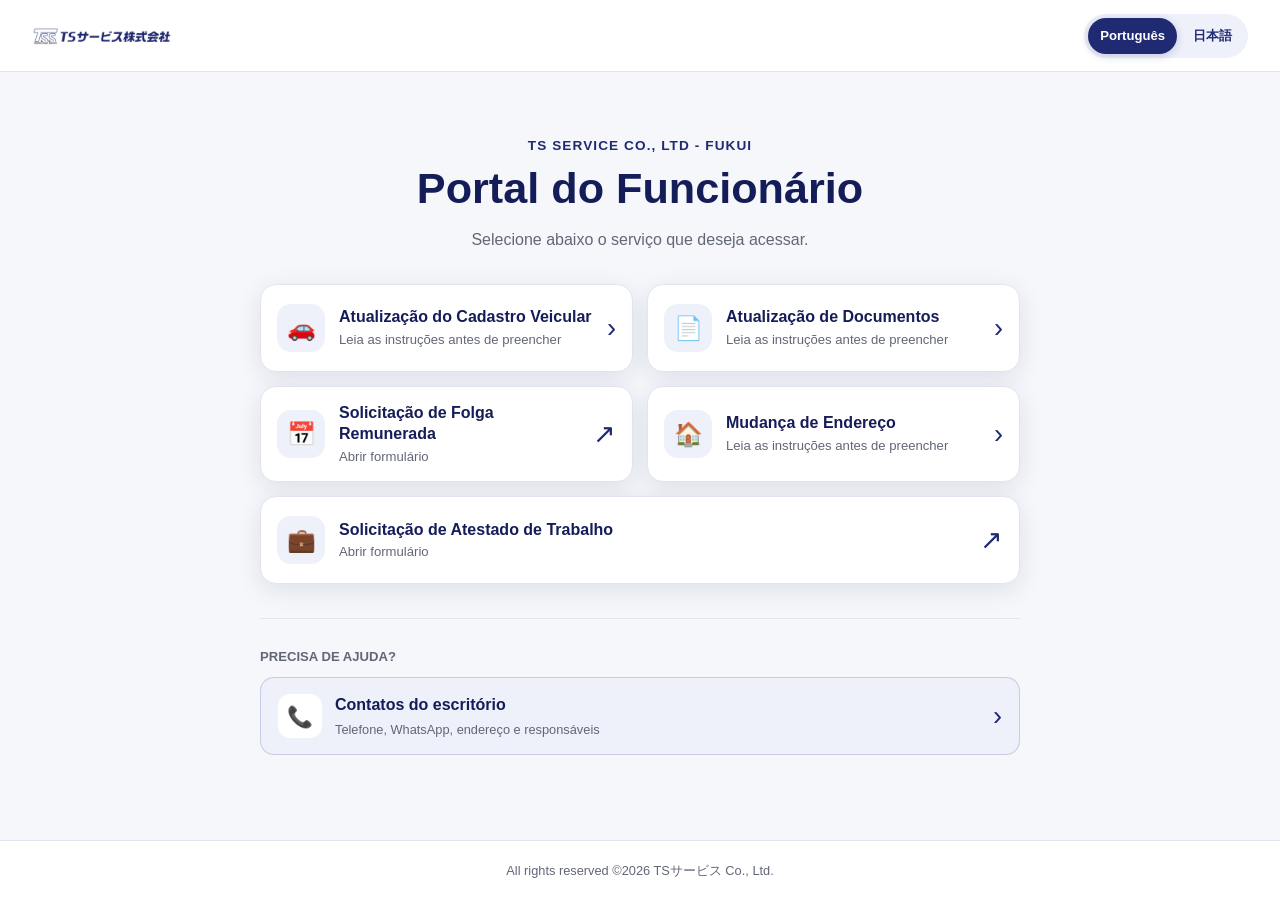
<file: index.html>
<!doctype html>
<html lang="pt-BR">
  <head>
    <meta charset="UTF-8" />
    <meta name="viewport" content="width=device-width, initial-scale=1.0" />
    <meta name="robots" content="noindex, nofollow" />

    <meta name="theme-color" content="#202a73" />
    <meta
      name="description"
      content="Portal de serviços para funcionários da TS Service Fukui"
    />

    <title>Portal TS Service Fukui</title>

    <link rel="stylesheet" href="./css/styles.css" />
    <link rel="icon" type="image/png" href="./assets/images/logo.png" />

    <link rel="apple-touch-icon" href="./assets/icons/apple-touch-icon.png" />

    <link rel="manifest" href="./manifest.webmanifest" />

    <meta name="apple-mobile-web-app-capable" content="yes" />
    <meta name="apple-mobile-web-app-status-bar-style" content="default" />
    <meta name="apple-mobile-web-app-title" content="Portal TSS" />
  </head>

  <body
    data-title-pt="Portal do Funcionário | TS Service Fukui"
    data-title-ja="従業員ポータル | TSサービス福井"
  >
    <header class="site-header">
      <a class="brand" href="./index.html" aria-label="Portal TS Service Fukui">
        <img
          src="./assets/images/logo-horizontal.png"
          alt="TSサービス株式会社"
          class="brand-logo"
        />
      </a>

      <div class="language-selector" aria-label="Seleção de idioma">
        <button
          type="button"
          class="language-button is-active"
          data-language="pt"
        >
          Português
        </button>

        <button type="button" class="language-button" data-language="ja">
          日本語
        </button>
      </div>
    </header>

    <main class="main-content">
      <section class="hero">
        <p
          class="hero-label"
          data-pt="TS Service Co., Ltd - Fukui"
          data-ja="TSサービス株式会社・福井"
        >
          TS Service Co., Ltd - Fukui
        </p>

        <h1 data-pt="Portal do Funcionário" data-ja="従業員ポータル">
          Portal do Funcionário
        </h1>

        <p
          class="hero-description"
          data-pt="Selecione abaixo o serviço que deseja acessar."
          data-ja="ご希望の手続きを選択してください。"
        >
          Selecione abaixo o serviço que deseja acessar.
        </p>
      </section>

      <section class="services" aria-label="Serviços disponíveis">
        <a class="service-card" href="./pages/veiculo.html">
          <span class="service-icon" aria-hidden="true">🚗</span>

          <span class="service-content">
            <strong
              data-pt="Atualização do Cadastro Veicular"
              data-ja="車両登録情報の更新"
            >
              Atualização do Cadastro Veicular
            </strong>

            <small
              data-pt="Leia as instruções antes de preencher"
              data-ja="入力前に説明をご確認ください"
            >
              Leia as instruções antes de preencher
            </small>
          </span>

          <span class="service-arrow" aria-hidden="true">›</span>
        </a>

        <a class="service-card" href="./pages/documentos.html">
          <span class="service-icon" aria-hidden="true">📄</span>

          <span class="service-content">
            <strong
              data-pt="Atualização de Documentos"
              data-ja="各種書類の更新"
            >
              Atualização de Documentos
            </strong>

            <small
              data-pt="Leia as instruções antes de preencher"
              data-ja="入力前に説明をご確認ください"
            >
              Leia as instruções antes de preencher
            </small>
          </span>

          <span class="service-arrow" aria-hidden="true">›</span>
        </a>

        <a
          class="service-card"
          href="https://forms.gle/nDyu8Qp6MiLQB9Au5"
          target="_blank"
          rel="noopener noreferrer"
        >
          <span class="service-icon" aria-hidden="true">📅</span>

          <span class="service-content">
            <strong
              data-pt="Solicitação de Folga Remunerada"
              data-ja="有給休暇申請"
            >
              Solicitação de Folga Remunerada
            </strong>

            <small data-pt="Abrir formulário" data-ja="フォームを開く">
              Abrir formulário
            </small>
          </span>

          <span class="service-arrow" aria-hidden="true">↗</span>
        </a>

        <a class="service-card" href="./pages/endereco.html">
          <span class="service-icon" aria-hidden="true">🏠</span>

          <span class="service-content">
            <strong data-pt="Mudança de Endereço" data-ja="住所変更">
              Mudança de Endereço
            </strong>

            <small
              data-pt="Leia as instruções antes de preencher"
              data-ja="入力前に説明をご確認ください"
            >
              Leia as instruções antes de preencher
            </small>
          </span>

          <span class="service-arrow" aria-hidden="true">›</span>
        </a>

        <a
          class="service-card"
          href="https://forms.gle/kNz7iqdX4a4sFZxM6"
          target="_blank"
          rel="noopener noreferrer"
        >
          <span class="service-icon" aria-hidden="true">💼</span>

          <span class="service-content">
            <strong
              data-pt="Solicitação de Atestado de Trabalho"
              data-ja="在職証明書発行申請"
            >
              Solicitação de Atestado de Trabalho
            </strong>

            <small data-pt="Abrir formulário" data-ja="フォームを開く">
              Abrir formulário
            </small>
          </span>

          <span class="service-arrow" aria-hidden="true">↗</span>
        </a>
      </section>
      <section class="support-section">
        <p
          class="support-label"
          data-pt="Precisa de ajuda?"
          data-ja="お困りですか？"
        >
          Precisa de ajuda?
        </p>

        <a class="support-card" href="./pages/contatos.html">
          <span class="support-icon" aria-hidden="true">📞</span>

          <span>
            <strong data-pt="Contatos do escritório" data-ja="事務所の連絡先">
              Contatos do escritório
            </strong>

            <small
              data-pt="Telefone, WhatsApp, endereço e responsáveis"
              data-ja="電話、WhatsApp、住所、担当者"
            >
              Telefone, WhatsApp, endereço e responsáveis
            </small>
          </span>

          <span class="service-arrow" aria-hidden="true">›</span>
        </a>
        <button
          type="button"
          class="support-card install-card"
          id="install-button"
          hidden
        >
          <span class="support-icon" aria-hidden="true">📲</span>

          <span>
            <strong
              data-pt="Instalar o Portal TSS"
              data-ja="Portal TSSをインストール"
            >
              Instalar o Portal TSS
            </strong>

            <small
              data-pt="Adicionar à tela inicial deste aparelho"
              data-ja="この端末のホーム画面に追加"
            >
              Adicionar à tela inicial deste aparelho
            </small>
          </span>

          <span class="service-arrow" aria-hidden="true">›</span>
        </button>
      </section>
    </main>
    <div class="install-modal" id="install-modal" hidden>
      <div class="install-backdrop" data-close-install></div>

      <section
        class="install-dialog"
        role="dialog"
        aria-modal="true"
        aria-labelledby="install-dialog-title"
      >
        <button
          type="button"
          class="install-close"
          data-close-install
          aria-label="Fechar"
        >
          ×
        </button>

        <span class="install-dialog-icon" aria-hidden="true">📲</span>

        <h2
          id="install-dialog-title"
          data-pt="Instalar o Portal TSS"
          data-ja="Portal TSSをインストール"
        >
          Instalar o Portal TSS
        </h2>

        <div class="install-instructions" id="install-instructions"></div>

        <button
          type="button"
          class="secondary-action copy-link-button"
          id="copy-portal-link"
          hidden
        >
          <span
            data-pt="Copiar endereço do portal"
            data-ja="ポータルのURLをコピー"
          >
            Copiar endereço do portal
          </span>
        </button>
      </section>
    </div>

    <div
      class="install-toast"
      id="install-toast"
      role="status"
      aria-live="polite"
      hidden
    >
      <button
        type="button"
        class="install-toast-action"
        id="install-toast-action"
      >
        <span class="install-toast-icon" aria-hidden="true">📲</span>

        <span class="install-toast-content">
          <strong
            data-pt="Instale o Portal TSS"
            data-ja="Portal TSSをインストール"
          >
            Instale o Portal TSS
          </strong>

          <small
            data-pt="Adicione à tela inicial para acessar com mais facilidade."
            data-ja="ホーム画面に追加すると、簡単にアクセスできます。"
          >
            Adicione à tela inicial para acessar com mais facilidade.
          </small>

          <span
            class="install-toast-link"
            data-pt="Instalar agora"
            data-ja="今すぐインストール"
          >
            Instalar agora
          </span>
        </span>
      </button>

      <button
        type="button"
        class="install-toast-close"
        id="install-toast-close"
        aria-label="Fechar aviso"
      >
        ×
      </button>
    </div>
    <footer class="site-footer">
      <p>All rights reserved ©2026 TSサービス Co., Ltd.</p>
    </footer>

    <script src="./js/app.js"></script>
    <!-- Cloudflare Web Analytics -->
  <script
    type="module"
    src="https://static.cloudflareinsights.com/beacon.min.js"
    data-cf-beacon='{"token":"f62cb03ba085466a82403f717ca1cee3"}'
  ></script>
  <!-- End Cloudflare Web Analytics -->
</body>
</html>
</file>
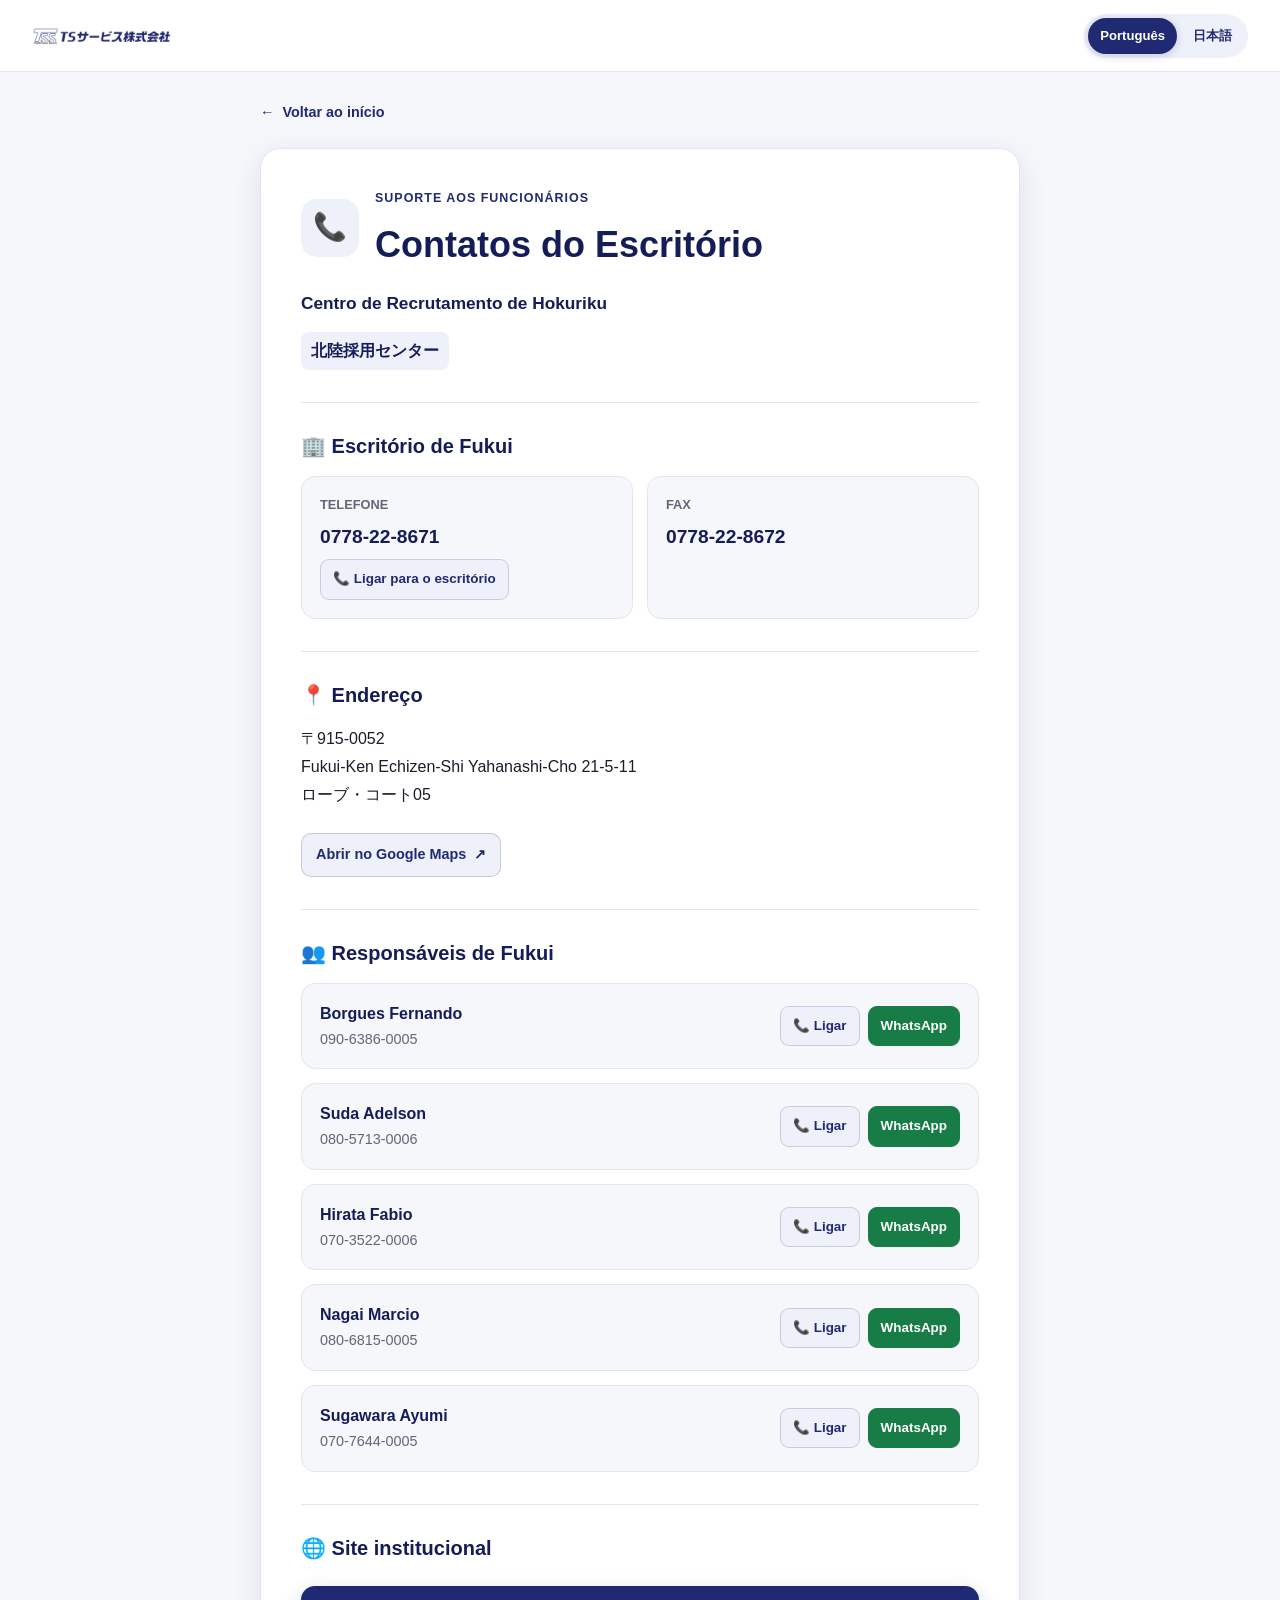
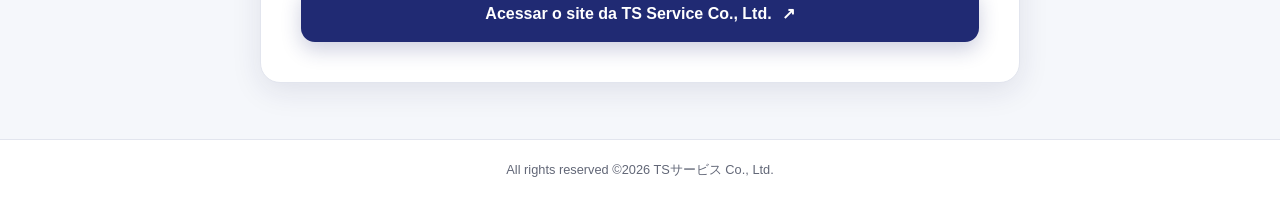
<file: pages/contatos.html>
<!doctype html>
<html lang="pt-BR">
  <head>
    <meta charset="UTF-8" />
    <meta name="viewport" content="width=device-width, initial-scale=1.0" />
    <meta name="robots" content="noindex, nofollow" />

    <meta name="theme-color" content="#202a73" />
    <meta
      name="description"
      content="Contatos do Centro de Recrutamento de Hokuriku"
    />

    <title>Contatos do Escritório | TS Service Fukui</title>

    <link rel="manifest" href="../manifest.webmanifest" />
    <link rel="stylesheet" href="../css/styles.css" />
  </head>

  <body
    data-title-pt="Contatos do Escritório | TS Service Fukui"
    data-title-ja="北陸採用センター連絡先 | TSサービス福井"
  >
    <header class="site-header">
      <a
        class="brand"
        href="../index.html"
        aria-label="Portal TS Service Fukui"
      >
        <img
          src="../assets/images/logo-horizontal.png"
          alt="TS Service"
          class="brand-logo"
        />
      </a>

      <div class="language-selector" aria-label="Seleção de idioma">
        <button
          type="button"
          class="language-button is-active"
          data-language="pt"
        >
          Português
        </button>

        <button type="button" class="language-button" data-language="ja">
          日本語
        </button>
      </div>
    </header>

    <main class="main-content article-page">
      <a class="back-link" href="../index.html">
        <span aria-hidden="true">←</span>
        <span data-pt="Voltar ao início" data-ja="トップページに戻る">
          Voltar ao início
        </span>
      </a>

      <div data-lang-section="pt">
        <article class="article">
          <header class="article-header">
            <span class="article-icon" aria-hidden="true">📞</span>

            <div>
              <p class="article-label">Suporte aos funcionários</p>
              <h1>Contatos do Escritório</h1>
            </div>
          </header>

          <p class="article-introduction">Centro de Recrutamento de Hokuriku</p>

          <p class="japanese-term" lang="ja">北陸採用センター</p>

          <section class="content-section">
            <h2>🏢 Escritório de Fukui</h2>

            <div class="contact-grid">
              <div class="contact-card">
                <span class="contact-label">Telefone</span>
                <strong>0778-22-8671</strong>

                <a class="contact-action" href="tel:+81778228671">
                  📞 Ligar para o escritório
                </a>
              </div>

              <div class="contact-card">
                <span class="contact-label">Fax</span>
                <strong>0778-22-8672</strong>
              </div>
            </div>
          </section>

          <section class="content-section">
            <h2>📍 Endereço</h2>

            <address class="office-address">
              〒915-0052<br />
              Fukui-Ken Echizen-Shi Yahanashi-Cho 21-5-11<br />
              ローブ・コート05
            </address>

            <a
              class="secondary-action"
              href="https://maps.app.goo.gl/MHJoUsSufLxQ39LE6"
              target="_blank"
              rel="noopener noreferrer"
            >
              Abrir no Google Maps
              <span aria-hidden="true">↗</span>
            </a>
          </section>

          <section class="content-section">
            <h2>👥 Responsáveis de Fukui</h2>

            <div class="responsible-list">
              <div class="responsible-card">
                <div>
                  <strong>Borgues Fernando</strong>
                  <span>090-6386-0005</span>
                </div>

                <div class="contact-actions">
                  <a
                    class="contact-action"
                    href="tel:+819063860005"
                    aria-label="Ligar para Borgues Fernando"
                  >
                    📞 Ligar
                  </a>

                  <a
                    class="contact-action whatsapp-action"
                    href="https://wa.me/819063860005"
                    target="_blank"
                    rel="noopener noreferrer"
                    aria-label="Enviar WhatsApp para Borgues Fernando"
                  >
                    WhatsApp
                  </a>
                </div>
              </div>

              <div class="responsible-card">
                <div>
                  <strong>Suda Adelson</strong>
                  <span>080-5713-0006</span>
                </div>

                <div class="contact-actions">
                  <a
                    class="contact-action"
                    href="tel:+818057130006"
                    aria-label="Ligar para Suda Adelson"
                  >
                    📞 Ligar
                  </a>

                  <a
                    class="contact-action whatsapp-action"
                    href="https://wa.me/818057130006"
                    target="_blank"
                    rel="noopener noreferrer"
                    aria-label="Enviar WhatsApp para Suda Adelson"
                  >
                    WhatsApp
                  </a>
                </div>
              </div>

              <div class="responsible-card">
                <div>
                  <strong>Hirata Fabio</strong>
                  <span>070-3522-0006</span>
                </div>

                <div class="contact-actions">
                  <a
                    class="contact-action"
                    href="tel:+817035220006"
                    aria-label="Ligar para Hirata Fabio"
                  >
                    📞 Ligar
                  </a>

                  <a
                    class="contact-action whatsapp-action"
                    href="https://wa.me/817035220006"
                    target="_blank"
                    rel="noopener noreferrer"
                    aria-label="Enviar WhatsApp para Hirata Fabio"
                  >
                    WhatsApp
                  </a>
                </div>
              </div>

              <div class="responsible-card">
                <div>
                  <strong>Nagai Marcio</strong>
                  <span>080-6815-0005</span>
                </div>

                <div class="contact-actions">
                  <a
                    class="contact-action"
                    href="tel:+818068150005"
                    aria-label="Ligar para Nagai Marcio"
                  >
                    📞 Ligar
                  </a>

                  <a
                    class="contact-action whatsapp-action"
                    href="https://wa.me/818068150005"
                    target="_blank"
                    rel="noopener noreferrer"
                    aria-label="Enviar WhatsApp para Nagai Marcio"
                  >
                    WhatsApp
                  </a>
                </div>
              </div>

              <div class="responsible-card">
                <div>
                  <strong>Sugawara Ayumi</strong>
                  <span>070-7644-0005</span>
                </div>

                <div class="contact-actions">
                  <a
                    class="contact-action"
                    href="tel:+817076440005"
                    aria-label="Ligar para Sugawara Ayumi"
                  >
                    📞 Ligar
                  </a>

                  <a
                    class="contact-action whatsapp-action"
                    href="https://wa.me/817076440005"
                    target="_blank"
                    rel="noopener noreferrer"
                    aria-label="Enviar WhatsApp para Sugawara Ayumi"
                  >
                    WhatsApp
                  </a>
                </div>
              </div>
            </div>
          </section>

          <section class="content-section">
            <h2>🌐 Site institucional</h2>

            <a
              class="primary-action"
              href="https://tsservice.co.jp/"
              target="_blank"
              rel="noopener noreferrer"
            >
              Acessar o site da TS Service Co., Ltd.
              <span aria-hidden="true">↗</span>
            </a>
          </section>
        </article>
      </div>

      <div data-lang-section="ja" hidden>
        <article class="article">
          <header class="article-header">
            <span class="article-icon" aria-hidden="true">📞</span>

            <div>
              <p class="article-label">従業員サポート</p>
              <h1>北陸採用センター連絡先</h1>
            </div>
          </header>

          <p class="article-introduction">
            TSサービス株式会社 北陸採用センター
          </p>

          <section class="content-section">
            <h2>🏢 福井事務所</h2>

            <div class="contact-grid">
              <div class="contact-card">
                <span class="contact-label">電話</span>
                <strong>0778-22-8671</strong>

                <a class="contact-action" href="tel:+81778228671">
                  📞 事務所へ電話する
                </a>
              </div>

              <div class="contact-card">
                <span class="contact-label">FAX</span>
                <strong>0778-22-8672</strong>
              </div>
            </div>
          </section>

          <section class="content-section">
            <h2>📍 所在地</h2>

            <address class="office-address">
              〒915-0052<br />
              福井県越前市矢放町21-5-11<br />
              ローブ・コート05
            </address>

            <a
              class="secondary-action"
              href="https://maps.app.goo.gl/MHJoUsSufLxQ39LE6"
              target="_blank"
              rel="noopener noreferrer"
            >
              Googleマップで開く
              <span aria-hidden="true">↗</span>
            </a>
          </section>

          <section class="content-section">
            <h2>👥 福井担当者</h2>

            <div class="responsible-list">
              <div class="responsible-card">
                <div>
                  <strong>ボルゲス フェルナンド</strong>
                  <span>090-6386-0005</span>
                </div>

                <div class="contact-actions">
                  <a class="contact-action" href="tel:+819063860005">
                    📞 電話
                  </a>

                  <a
                    class="contact-action whatsapp-action"
                    href="https://wa.me/819063860005"
                    target="_blank"
                    rel="noopener noreferrer"
                  >
                    WhatsApp
                  </a>
                </div>
              </div>

              <div class="responsible-card">
                <div>
                  <strong>須田 アデルソン</strong>
                  <span>080-5713-0006</span>
                </div>

                <div class="contact-actions">
                  <a class="contact-action" href="tel:+818057130006">
                    📞 電話
                  </a>

                  <a
                    class="contact-action whatsapp-action"
                    href="https://wa.me/818057130006"
                    target="_blank"
                    rel="noopener noreferrer"
                  >
                    WhatsApp
                  </a>
                </div>
              </div>

              <div class="responsible-card">
                <div>
                  <strong>平田 ファビオ</strong>
                  <span>070-3522-0006</span>
                </div>

                <div class="contact-actions">
                  <a class="contact-action" href="tel:+817035220006">
                    📞 電話
                  </a>

                  <a
                    class="contact-action whatsapp-action"
                    href="https://wa.me/817035220006"
                    target="_blank"
                    rel="noopener noreferrer"
                  >
                    WhatsApp
                  </a>
                </div>
              </div>

              <div class="responsible-card">
                <div>
                  <strong>長井 マルシオ</strong>
                  <span>080-6815-0005</span>
                </div>

                <div class="contact-actions">
                  <a class="contact-action" href="tel:+818068150005">
                    📞 電話
                  </a>

                  <a
                    class="contact-action whatsapp-action"
                    href="https://wa.me/818068150005"
                    target="_blank"
                    rel="noopener noreferrer"
                  >
                    WhatsApp
                  </a>
                </div>
              </div>

              <div class="responsible-card">
                <div>
                  <strong>菅原 アユミ</strong>
                  <span>070-7644-0005</span>
                </div>

                <div class="contact-actions">
                  <a class="contact-action" href="tel:+817076440005">
                    📞 電話
                  </a>

                  <a
                    class="contact-action whatsapp-action"
                    href="https://wa.me/817076440005"
                    target="_blank"
                    rel="noopener noreferrer"
                  >
                    WhatsApp
                  </a>
                </div>
              </div>
            </div>
          </section>

          <section class="content-section">
            <h2>🌐 会社ウェブサイト</h2>

            <a
              class="primary-action"
              href="https://tsservice.co.jp/"
              target="_blank"
              rel="noopener noreferrer"
            >
              TSサービス株式会社公式サイトを開く
              <span aria-hidden="true">↗</span>
            </a>
          </section>
        </article>
      </div>
    </main>

    <footer class="site-footer">
      <p>All rights reserved ©2026 TSサービス Co., Ltd.</p>
    </footer>

    <script src="../js/app.js"></script>
    <!-- Cloudflare Web Analytics -->
  <script
    type="module"
    src="https://static.cloudflareinsights.com/beacon.min.js"
    data-cf-beacon='{"token":"f62cb03ba085466a82403f717ca1cee3"}'
  ></script>
  <!-- End Cloudflare Web Analytics -->
</body>
</html>
</file>
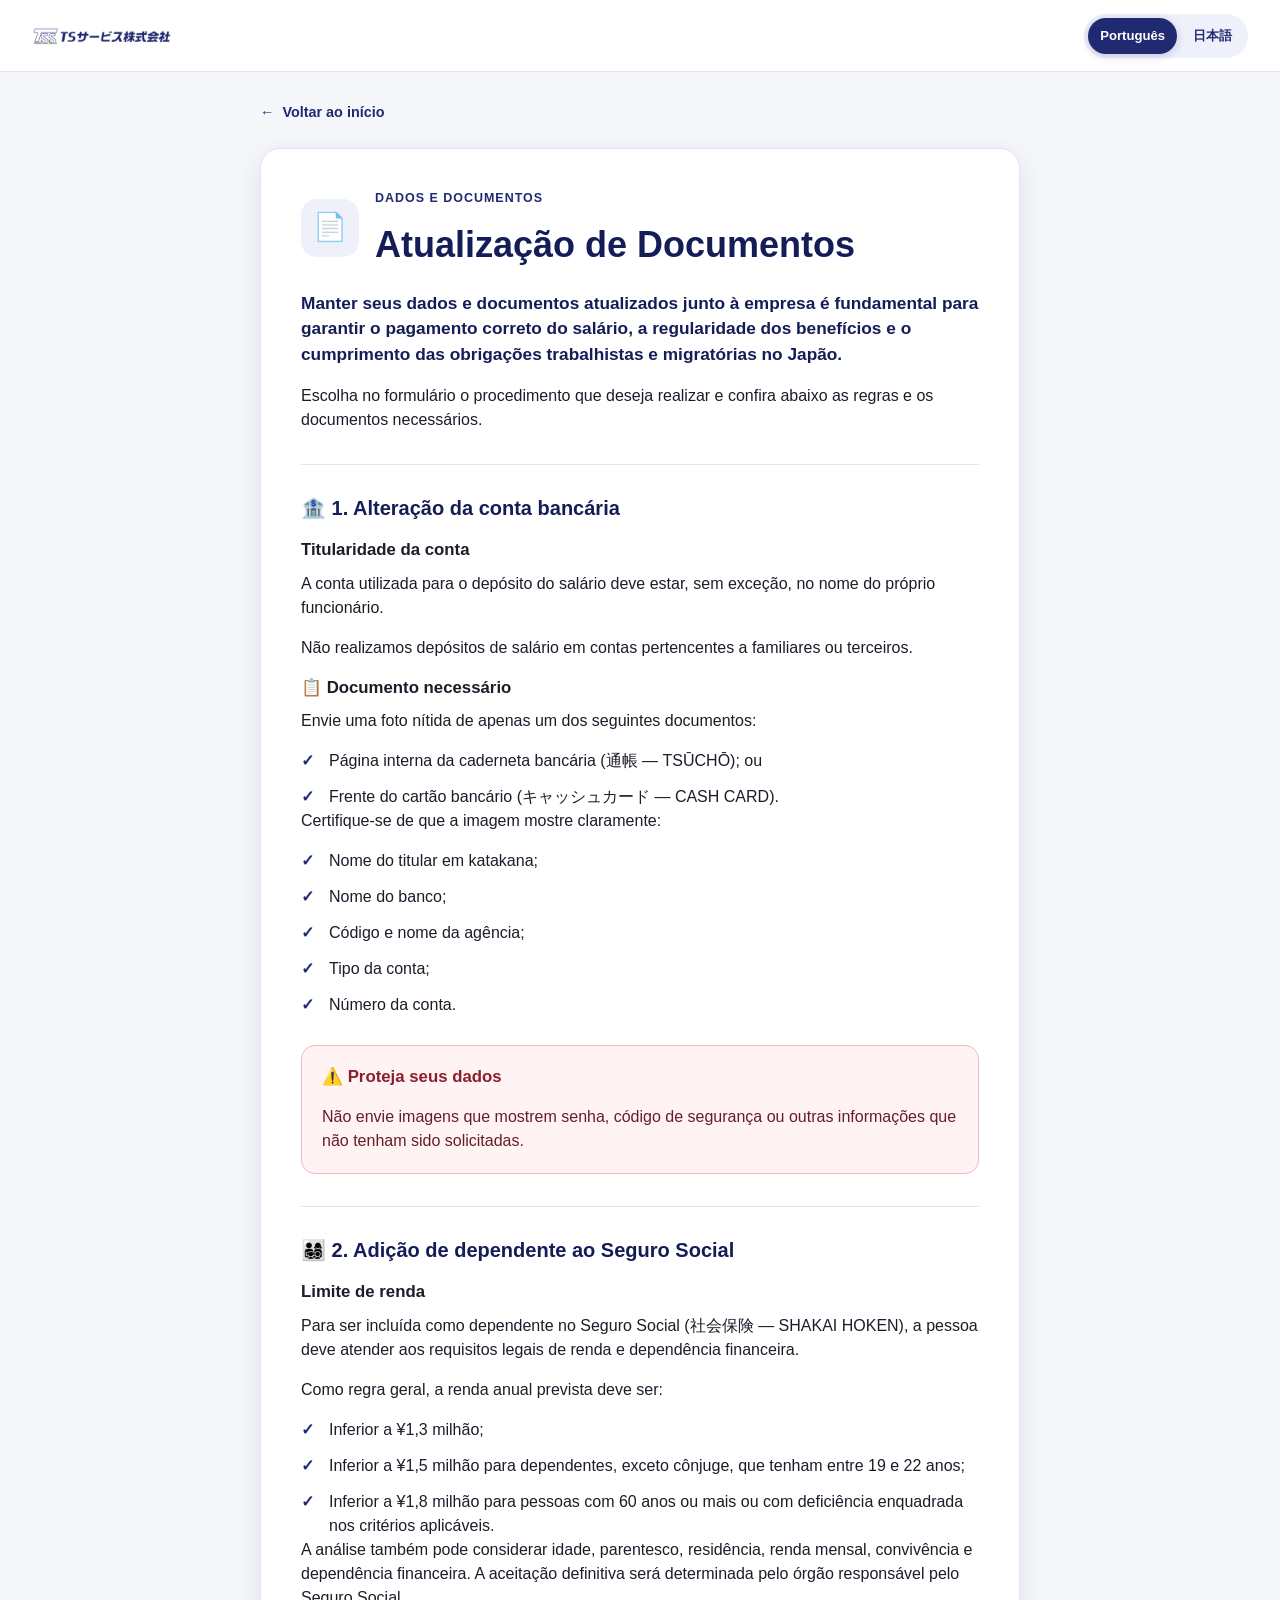
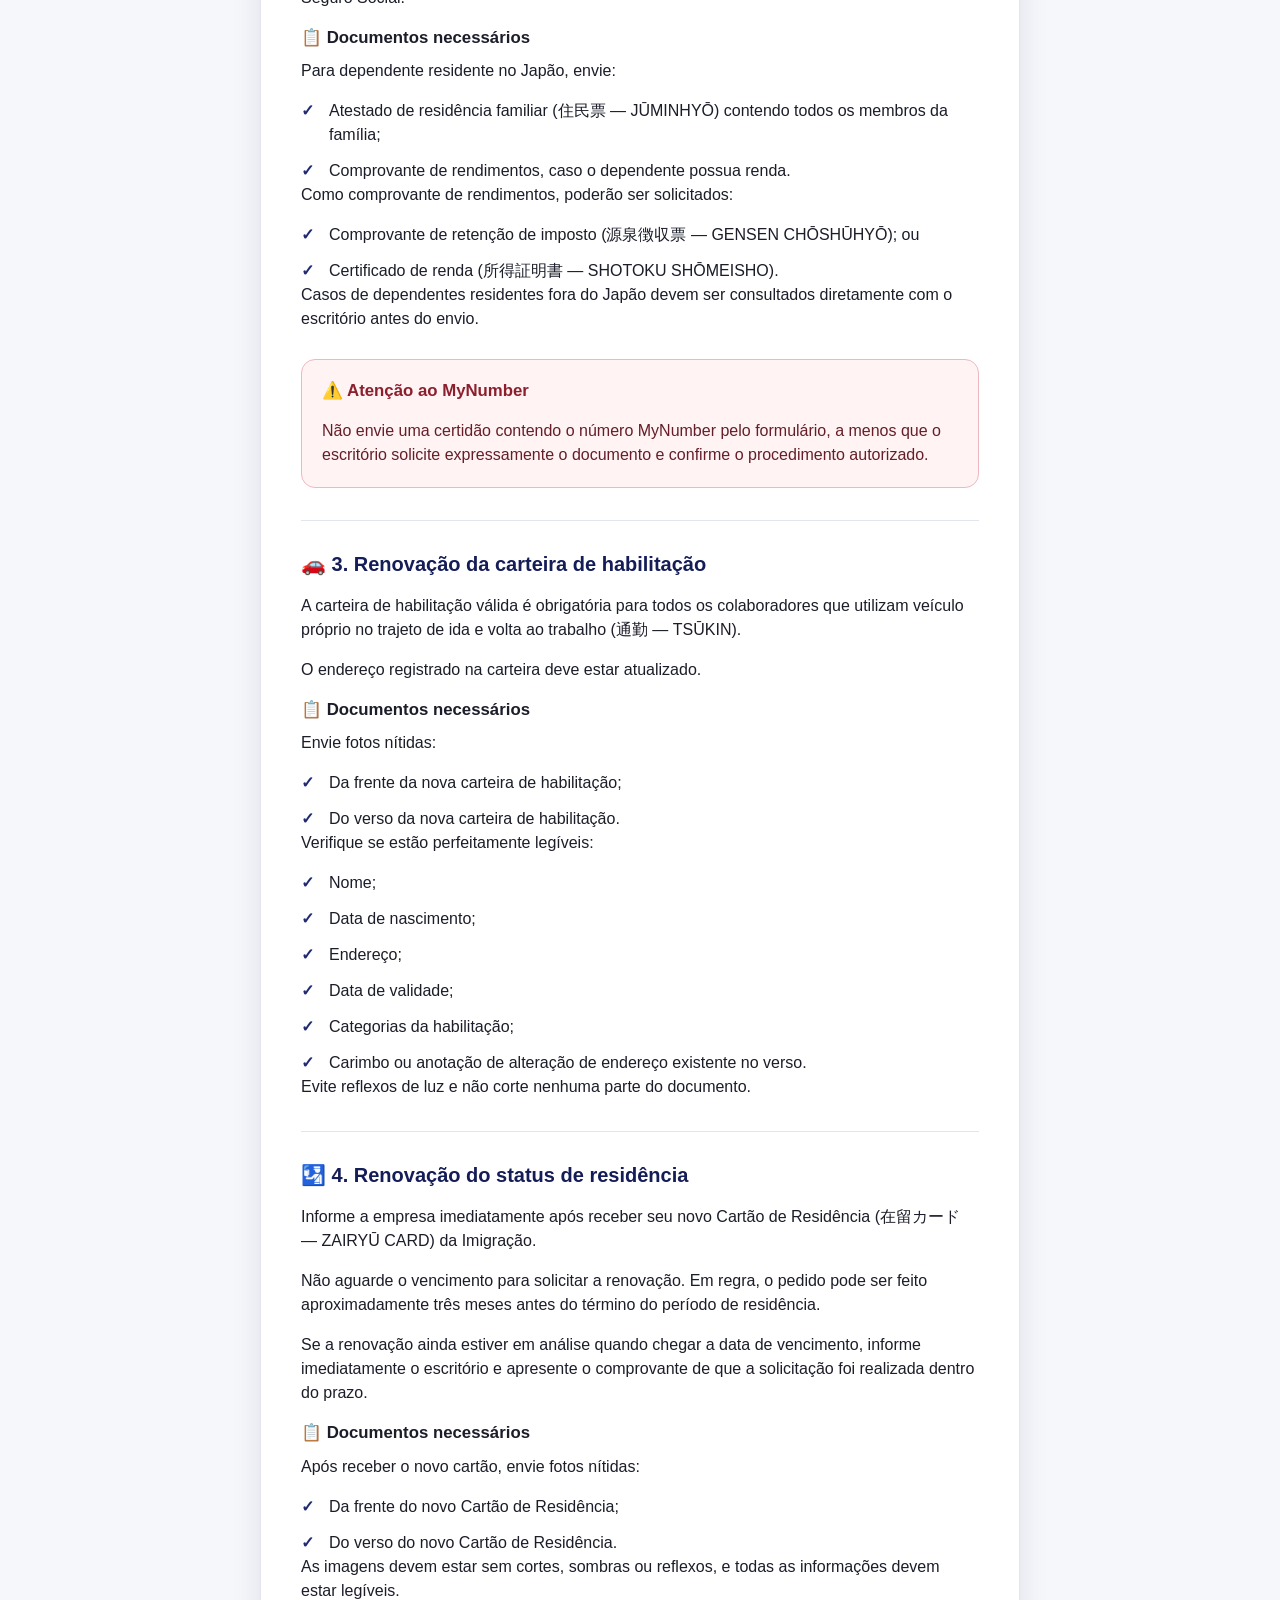
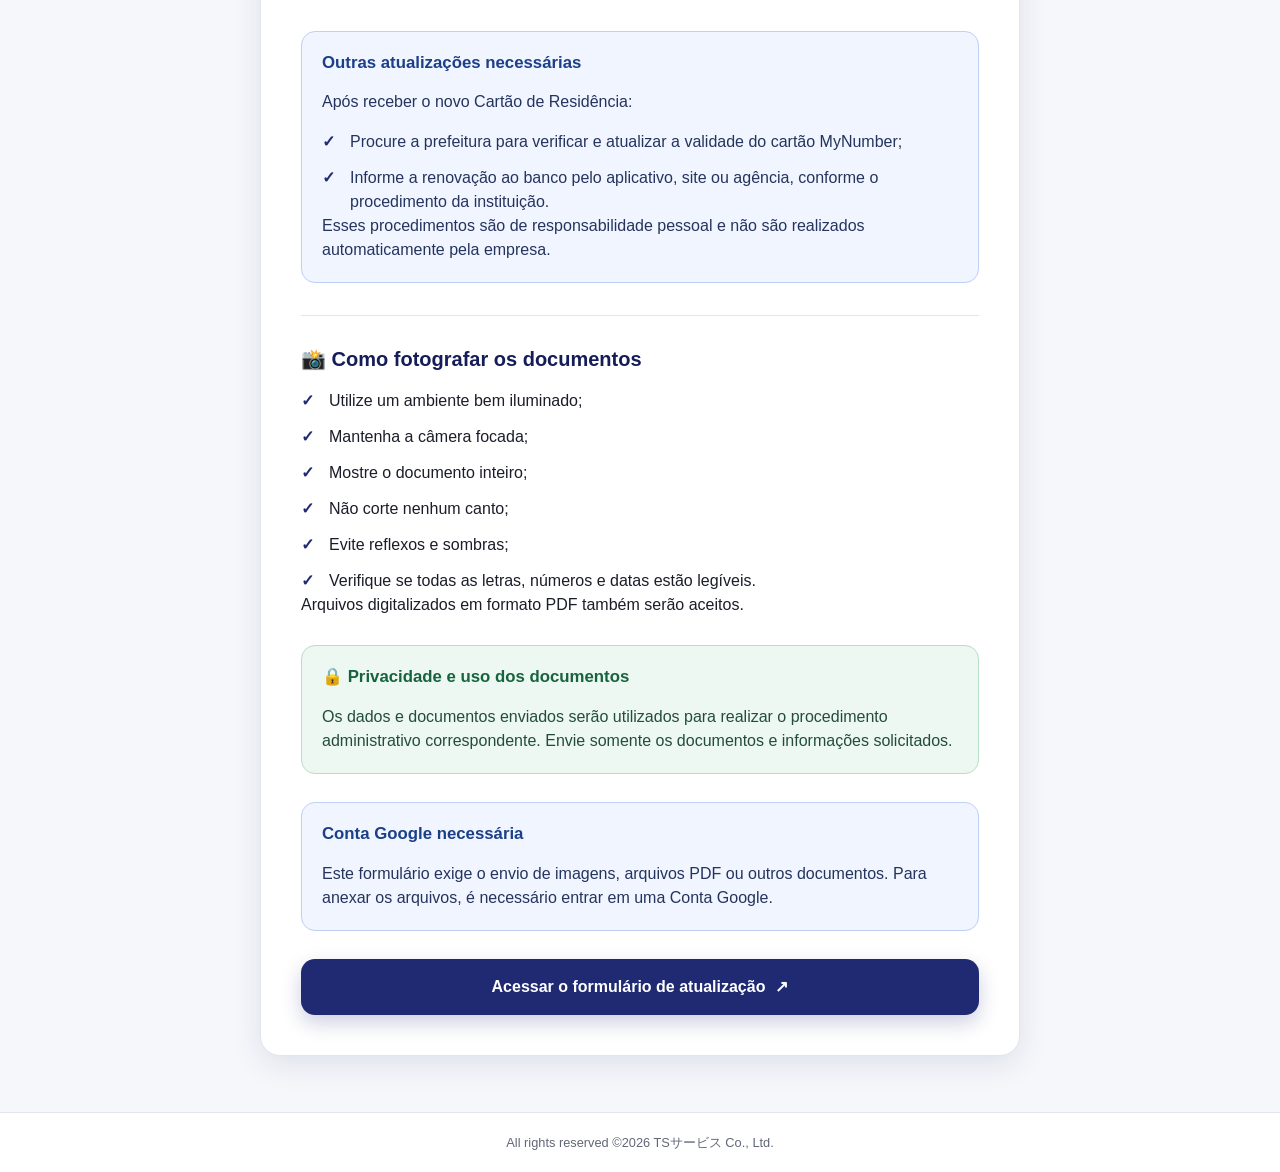
<file: pages/documentos.html>
<!doctype html>
<html lang="pt-BR">
  <head>
    <meta charset="UTF-8" />
    <meta name="viewport" content="width=device-width, initial-scale=1.0" />
    <meta name="robots" content="noindex, nofollow" />

    <meta name="theme-color" content="#202a73" />
    <meta
      name="description"
      content="Orientações para atualização de documentos"
    />

    <title>Atualização de Documentos | TS Service Fukui</title>

    <link rel="stylesheet" href="../css/styles.css" />

    <link rel="manifest" href="../manifest.webmanifest" />
  </head>

  <body
    data-title-pt="Atualização de Documentos | TS Service Fukui"
    data-title-ja="各種書類の更新 | TSサービス福井"
  >
    <header class="site-header">
      <a
        class="brand"
        href="../index.html"
        aria-label="Portal TS Service Fukui"
      >
        <img
          src="../assets/images/logo-horizontal.png"
          alt="TS Service"
          class="brand-logo"
        />
      </a>

      <div class="language-selector" aria-label="Seleção de idioma">
        <button
          type="button"
          class="language-button is-active"
          data-language="pt"
        >
          Português
        </button>

        <button type="button" class="language-button" data-language="ja">
          日本語
        </button>
      </div>
    </header>

    <main class="main-content article-page">
      <a class="back-link" href="../index.html">
        <span aria-hidden="true">←</span>
        <span data-pt="Voltar ao início" data-ja="トップページに戻る">
          Voltar ao início
        </span>
      </a>

      <div data-lang-section="pt">
        <article class="article">
          <header class="article-header">
            <span class="article-icon" aria-hidden="true">📄</span>

            <div>
              <p class="article-label">Dados e documentos</p>
              <h1>Atualização de Documentos</h1>
            </div>
          </header>

          <p class="article-introduction">
            Manter seus dados e documentos atualizados junto à empresa é
            fundamental para garantir o pagamento correto do salário, a
            regularidade dos benefícios e o cumprimento das obrigações
            trabalhistas e migratórias no Japão.
          </p>

          <p>
            Escolha no formulário o procedimento que deseja realizar e confira
            abaixo as regras e os documentos necessários.
          </p>

          <section class="content-section">
            <h2>🏦 1. Alteração da conta bancária</h2>

            <h3>Titularidade da conta</h3>

            <p>
              A conta utilizada para o depósito do salário deve estar, sem
              exceção, no nome do próprio funcionário.
            </p>

            <p>
              Não realizamos depósitos de salário em contas pertencentes a
              familiares ou terceiros.
            </p>

            <h3>📋 Documento necessário</h3>

            <p>Envie uma foto nítida de apenas um dos seguintes documentos:</p>

            <ul class="check-list">
              <li>
                Página interna da caderneta bancária (<span lang="ja"
                  >通帳</span
                >
                — TSŪCHŌ); ou
              </li>
              <li>
                Frente do cartão bancário (<span lang="ja"
                  >キャッシュカード</span
                >
                — CASH CARD).
              </li>
            </ul>

            <p>Certifique-se de que a imagem mostre claramente:</p>

            <ul class="check-list">
              <li>Nome do titular em katakana;</li>
              <li>Nome do banco;</li>
              <li>Código e nome da agência;</li>
              <li>Tipo da conta;</li>
              <li>Número da conta.</li>
            </ul>

            <aside class="notice notice-danger">
              <h2>⚠️ Proteja seus dados</h2>
              <p>
                Não envie imagens que mostrem senha, código de segurança ou
                outras informações que não tenham sido solicitadas.
              </p>
            </aside>
          </section>

          <section class="content-section">
            <h2>👨‍👩‍👧‍👦 2. Adição de dependente ao Seguro Social</h2>

            <h3>Limite de renda</h3>

            <p>
              Para ser incluída como dependente no Seguro Social (<span
                lang="ja"
                >社会保険</span
              >
              — SHAKAI HOKEN), a pessoa deve atender aos requisitos legais de
              renda e dependência financeira.
            </p>

            <p>Como regra geral, a renda anual prevista deve ser:</p>

            <ul class="check-list">
              <li>Inferior a ¥1,3 milhão;</li>
              <li>
                Inferior a ¥1,5 milhão para dependentes, exceto cônjuge, que
                tenham entre 19 e 22 anos;
              </li>
              <li>
                Inferior a ¥1,8 milhão para pessoas com 60 anos ou mais ou com
                deficiência enquadrada nos critérios aplicáveis.
              </li>
            </ul>

            <p>
              A análise também pode considerar idade, parentesco, residência,
              renda mensal, convivência e dependência financeira. A aceitação
              definitiva será determinada pelo órgão responsável pelo Seguro
              Social.
            </p>

            <h3>📋 Documentos necessários</h3>

            <p>Para dependente residente no Japão, envie:</p>

            <ul class="check-list">
              <li>
                Atestado de residência familiar (<span lang="ja">住民票</span> —
                JŪMINHYŌ) contendo todos os membros da família;
              </li>
              <li>
                Comprovante de rendimentos, caso o dependente possua renda.
              </li>
            </ul>

            <p>Como comprovante de rendimentos, poderão ser solicitados:</p>

            <ul class="check-list">
              <li>
                Comprovante de retenção de imposto (<span lang="ja"
                  >源泉徴収票</span
                >
                — GENSEN CHŌSHŪHYŌ); ou
              </li>
              <li>
                Certificado de renda (<span lang="ja">所得証明書</span> —
                SHOTOKU SHŌMEISHO).
              </li>
            </ul>

            <p>
              Casos de dependentes residentes fora do Japão devem ser
              consultados diretamente com o escritório antes do envio.
            </p>

            <aside class="notice notice-danger">
              <h2>⚠️ Atenção ao MyNumber</h2>

              <p>
                Não envie uma certidão contendo o número MyNumber pelo
                formulário, a menos que o escritório solicite expressamente o
                documento e confirme o procedimento autorizado.
              </p>
            </aside>
          </section>

          <section class="content-section">
            <h2>🚗 3. Renovação da carteira de habilitação</h2>

            <p>
              A carteira de habilitação válida é obrigatória para todos os
              colaboradores que utilizam veículo próprio no trajeto de ida e
              volta ao trabalho (<span lang="ja">通勤</span> — TSŪKIN).
            </p>

            <p>O endereço registrado na carteira deve estar atualizado.</p>

            <h3>📋 Documentos necessários</h3>

            <p>Envie fotos nítidas:</p>

            <ul class="check-list">
              <li>Da frente da nova carteira de habilitação;</li>
              <li>Do verso da nova carteira de habilitação.</li>
            </ul>

            <p>Verifique se estão perfeitamente legíveis:</p>

            <ul class="check-list">
              <li>Nome;</li>
              <li>Data de nascimento;</li>
              <li>Endereço;</li>
              <li>Data de validade;</li>
              <li>Categorias da habilitação;</li>
              <li>
                Carimbo ou anotação de alteração de endereço existente no verso.
              </li>
            </ul>

            <p>Evite reflexos de luz e não corte nenhuma parte do documento.</p>
          </section>

          <section class="content-section">
            <h2>🛂 4. Renovação do status de residência</h2>

            <p>
              Informe a empresa imediatamente após receber seu novo Cartão de
              Residência (<span lang="ja">在留カード</span> — ZAIRYŪ CARD) da
              Imigração.
            </p>

            <p>
              Não aguarde o vencimento para solicitar a renovação. Em regra, o
              pedido pode ser feito aproximadamente três meses antes do término
              do período de residência.
            </p>

            <p>
              Se a renovação ainda estiver em análise quando chegar a data de
              vencimento, informe imediatamente o escritório e apresente o
              comprovante de que a solicitação foi realizada dentro do prazo.
            </p>

            <h3>📋 Documentos necessários</h3>

            <p>Após receber o novo cartão, envie fotos nítidas:</p>

            <ul class="check-list">
              <li>Da frente do novo Cartão de Residência;</li>
              <li>Do verso do novo Cartão de Residência.</li>
            </ul>

            <p>
              As imagens devem estar sem cortes, sombras ou reflexos, e todas as
              informações devem estar legíveis.
            </p>

            <aside class="notice notice-google">
              <h2>Outras atualizações necessárias</h2>

              <p>Após receber o novo Cartão de Residência:</p>

              <ul class="check-list">
                <li>
                  Procure a prefeitura para verificar e atualizar a validade do
                  cartão MyNumber;
                </li>
                <li>
                  Informe a renovação ao banco pelo aplicativo, site ou agência,
                  conforme o procedimento da instituição.
                </li>
              </ul>

              <p>
                Esses procedimentos são de responsabilidade pessoal e não são
                realizados automaticamente pela empresa.
              </p>
            </aside>
          </section>

          <section class="content-section">
            <h2>📸 Como fotografar os documentos</h2>

            <ul class="check-list">
              <li>Utilize um ambiente bem iluminado;</li>
              <li>Mantenha a câmera focada;</li>
              <li>Mostre o documento inteiro;</li>
              <li>Não corte nenhum canto;</li>
              <li>Evite reflexos e sombras;</li>
              <li>
                Verifique se todas as letras, números e datas estão legíveis.
              </li>
            </ul>

            <p>Arquivos digitalizados em formato PDF também serão aceitos.</p>
          </section>
          <aside class="notice notice-privacy">
            <h2>🔒 Privacidade e uso dos documentos</h2>

            <p>
              Os dados e documentos enviados serão utilizados para realizar o
              procedimento administrativo correspondente. Envie somente os
              documentos e informações solicitados.
            </p>
          </aside>
          <aside class="notice notice-google">
            <h2>Conta Google necessária</h2>

            <p>
              Este formulário exige o envio de imagens, arquivos PDF ou outros
              documentos. Para anexar os arquivos, é necessário entrar em uma
              Conta Google.
            </p>
          </aside>

          <a
            class="primary-action"
            href="https://forms.gle/xJUz9JmvCDjBoHwc9"
            target="_blank"
            rel="noopener noreferrer"
          >
            Acessar o formulário de atualização
            <span aria-hidden="true">↗</span>
          </a>
        </article>
      </div>

      <div data-lang-section="ja" hidden>
        <article class="article">
          <header class="article-header">
            <span class="article-icon" aria-hidden="true">📄</span>

            <div>
              <p class="article-label">登録情報・書類</p>
              <h1>各種書類の更新</h1>
            </div>
          </header>

          <p class="article-introduction">
            給与の正確な支払い、各種給付の適正な手続き、および日本における
            労務・在留関係の手続きを適切に行うため、会社に登録している情報と
            書類を常に最新の状態にしてください。
          </p>

          <p>
            フォームで希望する手続きを選択し、送信前に必要書類と注意事項を
            確認してください。
          </p>

          <section class="content-section">
            <h2>🏦 1. 給与振込口座の変更</h2>

            <h3>口座名義について</h3>

            <p>給与振込口座は、必ず従業員本人名義の口座を指定してください。</p>

            <p>家族や第三者名義の口座へ給与を振り込むことはできません。</p>

            <h3>📋 必要書類</h3>

            <p>次のいずれか一つの鮮明な写真を添付してください。</p>

            <ul class="check-list">
              <li>通帳の見開きページ</li>
              <li>キャッシュカードの表面</li>
            </ul>

            <p>次の情報がはっきり確認できることを確認してください。</p>

            <ul class="check-list">
              <li>カタカナ表記の口座名義</li>
              <li>金融機関名</li>
              <li>支店名および支店番号</li>
              <li>口座種別</li>
              <li>口座番号</li>
            </ul>

            <aside class="notice notice-danger">
              <h2>⚠️ 個人情報にご注意ください</h2>
              <p>
                暗証番号、セキュリティコードなど、指定されていない情報が
                写っている画像は送信しないでください。
              </p>
            </aside>
          </section>

          <section class="content-section">
            <h2>👨‍👩‍👧‍👦 2. 社会保険の被扶養者追加</h2>

            <h3>収入要件</h3>

            <p>
              社会保険の被扶養者として追加するためには、年間収入や
              生計維持関係などの要件を満たす必要があります。
            </p>

            <p>年間収入の見込み額は、原則として次の基準未満です。</p>

            <ul class="check-list">
              <li>一般：130万円未満</li>
              <li>19歳以上23歳未満の被扶養者（配偶者を除く）：150万円未満</li>
              <li>60歳以上または一定の障害がある方：180万円未満</li>
            </ul>

            <p>
              年齢、続柄、居住状況、月収、同居の有無、生計維持関係なども
              審査の対象となる場合があります。最終的な認定は、社会保険の
              担当機関が行います。
            </p>

            <h3>📋 必要書類</h3>

            <p>
              日本国内に居住する被扶養者について、次の書類を添付してください。
            </p>

            <ul class="check-list">
              <li>世帯全員が記載された住民票</li>
              <li>収入がある場合は収入を確認できる書類</li>
            </ul>

            <p>収入確認書類として、次の書類が必要になる場合があります。</p>

            <ul class="check-list">
              <li>源泉徴収票</li>
              <li>所得証明書</li>
            </ul>

            <p>
              海外に居住する家族を被扶養者として申請する場合は、
              送信前に事務所へご相談ください。
            </p>

            <aside class="notice notice-danger">
              <h2>⚠️ マイナンバーに関する注意</h2>

              <p>
                事務所から明確な指示があり、提出方法の案内を受けた場合を除き、
                個人番号が記載された住民票をフォームから送信しないでください。
              </p>
            </aside>
          </section>

          <section class="content-section">
            <h2>🚗 3. 運転免許証の更新</h2>

            <p>
              自家用車で通勤する従業員は、有効な運転免許証を会社へ
              提出する必要があります。
            </p>

            <p>運転免許証に記載されている住所も最新である必要があります。</p>

            <h3>📋 必要書類</h3>

            <p>新しい運転免許証の次の写真を添付してください。</p>

            <ul class="check-list">
              <li>表面</li>
              <li>裏面</li>
            </ul>

            <p>次の情報が鮮明に読めることを確認してください。</p>

            <ul class="check-list">
              <li>氏名</li>
              <li>生年月日</li>
              <li>住所</li>
              <li>有効期限</li>
              <li>免許の種類</li>
              <li>裏面に記載された住所変更などの情報</li>
            </ul>

            <p>
              光の反射を避け、免許証の一部が切れないように撮影してください。
            </p>
          </section>

          <section class="content-section">
            <h2>🛂 4. 在留期間の更新</h2>

            <p>
              入管で新しい在留カードを受け取ったら、直ちに会社へ
              新しい情報を提出してください。
            </p>

            <p>
              在留期限直前まで待たず、余裕を持って更新手続きを行ってください。
              原則として、在留期間満了日の約3か月前から申請できます。
            </p>

            <p>
              在留期限の時点で更新申請が審査中の場合は、すぐに事務所へ報告し、
              期限内に申請したことを確認できる書類を提出してください。
            </p>

            <h3>📋 必要書類</h3>

            <p>新しい在留カードを受け取った後、次の写真を添付してください。</p>

            <ul class="check-list">
              <li>新しい在留カードの表面</li>
              <li>新しい在留カードの裏面</li>
            </ul>

            <p>
              カード全体が写っており、影や光の反射がなく、すべての情報が
              鮮明に読めることを確認してください。
            </p>

            <aside class="notice notice-google">
              <h2>その他に必要な手続き</h2>

              <p>
                新しい在留カードを受け取った後は、次の手続きも行ってください。
              </p>

              <ul class="check-list">
                <li>
                  市役所でマイナンバーカードの有効期限を確認し、必要な
                  更新手続きを行う
                </li>
                <li>
                  利用している銀行のアプリ、ウェブサイト、または窓口で
                  在留期間の更新を届け出る
                </li>
              </ul>

              <p>
                これらの手続きは本人が行う必要があり、会社では自動的に
                更新されません。
              </p>
            </aside>
          </section>

          <section class="content-section">
            <h2>📸 書類を撮影するときの注意</h2>

            <ul class="check-list">
              <li>明るい場所で撮影してください。</li>
              <li>カメラのピントを合わせてください。</li>
              <li>書類全体が写るようにしてください。</li>
              <li>書類の角が切れないようにしてください。</li>
              <li>影や光の反射を避けてください。</li>
              <li>すべての文字、数字、日付が読めることを確認してください。</li>
            </ul>

            <p>PDF形式でスキャンしたファイルも提出できます。</p>
          </section>
          <aside class="notice notice-privacy">
            <h2>🔒 個人情報と書類の取扱い</h2>

            <p>
              送信された情報および書類は、該当する手続きを行うために使用します。
              指定されていない書類や情報は送信しないでください。
            </p>
          </aside>
          <aside class="notice notice-google">
            <h2>Googleアカウントが必要です</h2>

            <p>
              このフォームでは、画像、PDF、その他の書類をアップロードするため、
              Googleアカウントへのログインが必要です。
            </p>
          </aside>

          <a
            class="primary-action"
            href="https://forms.gle/xJUz9JmvCDjBoHwc9"
            target="_blank"
            rel="noopener noreferrer"
          >
            書類更新フォームへ進む
            <span aria-hidden="true">↗</span>
          </a>
        </article>
      </div>
    </main>

    <footer class="site-footer">
      <p>All rights reserved ©2026 TSサービス Co., Ltd.</p>
    </footer>

    <script src="../js/app.js"></script>
    <!-- Cloudflare Web Analytics -->
  <script
    type="module"
    src="https://static.cloudflareinsights.com/beacon.min.js"
    data-cf-beacon='{"token":"f62cb03ba085466a82403f717ca1cee3"}'
  ></script>
  <!-- End Cloudflare Web Analytics -->
</body>
</html>
</file>
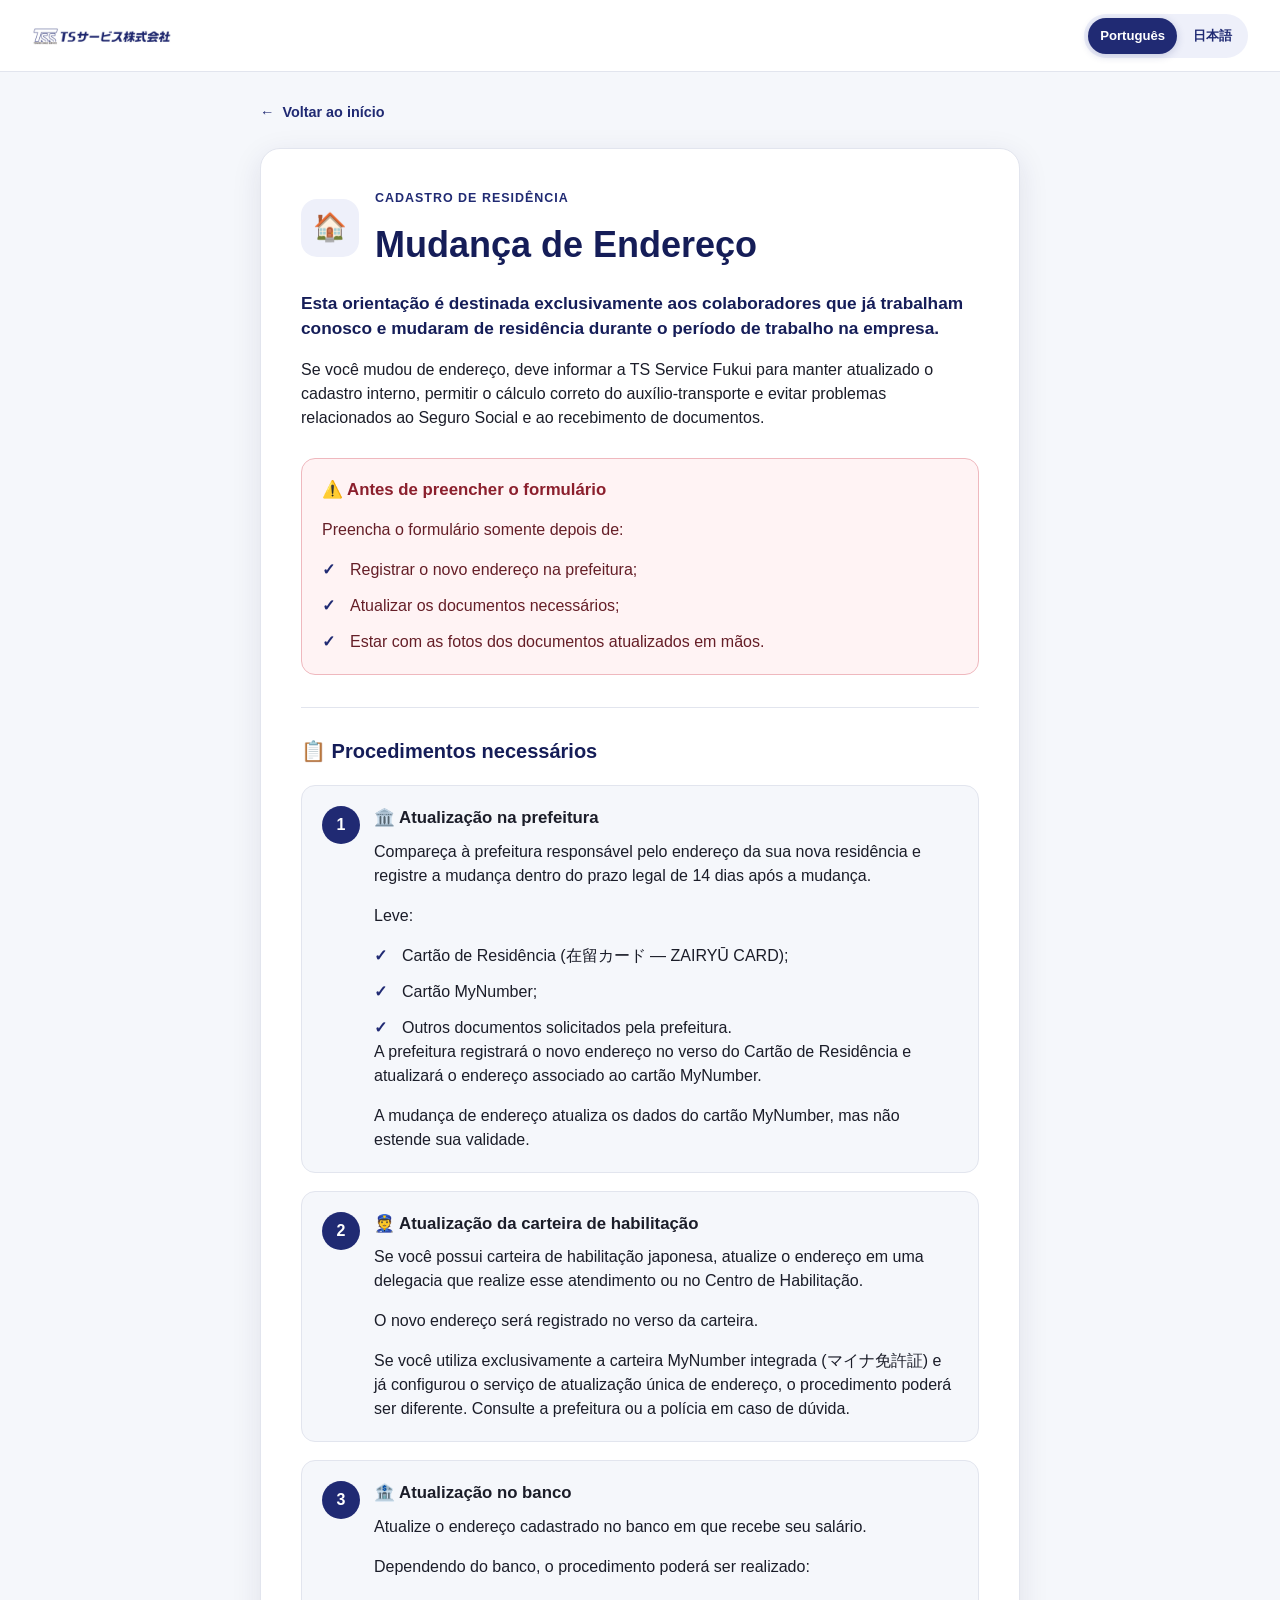
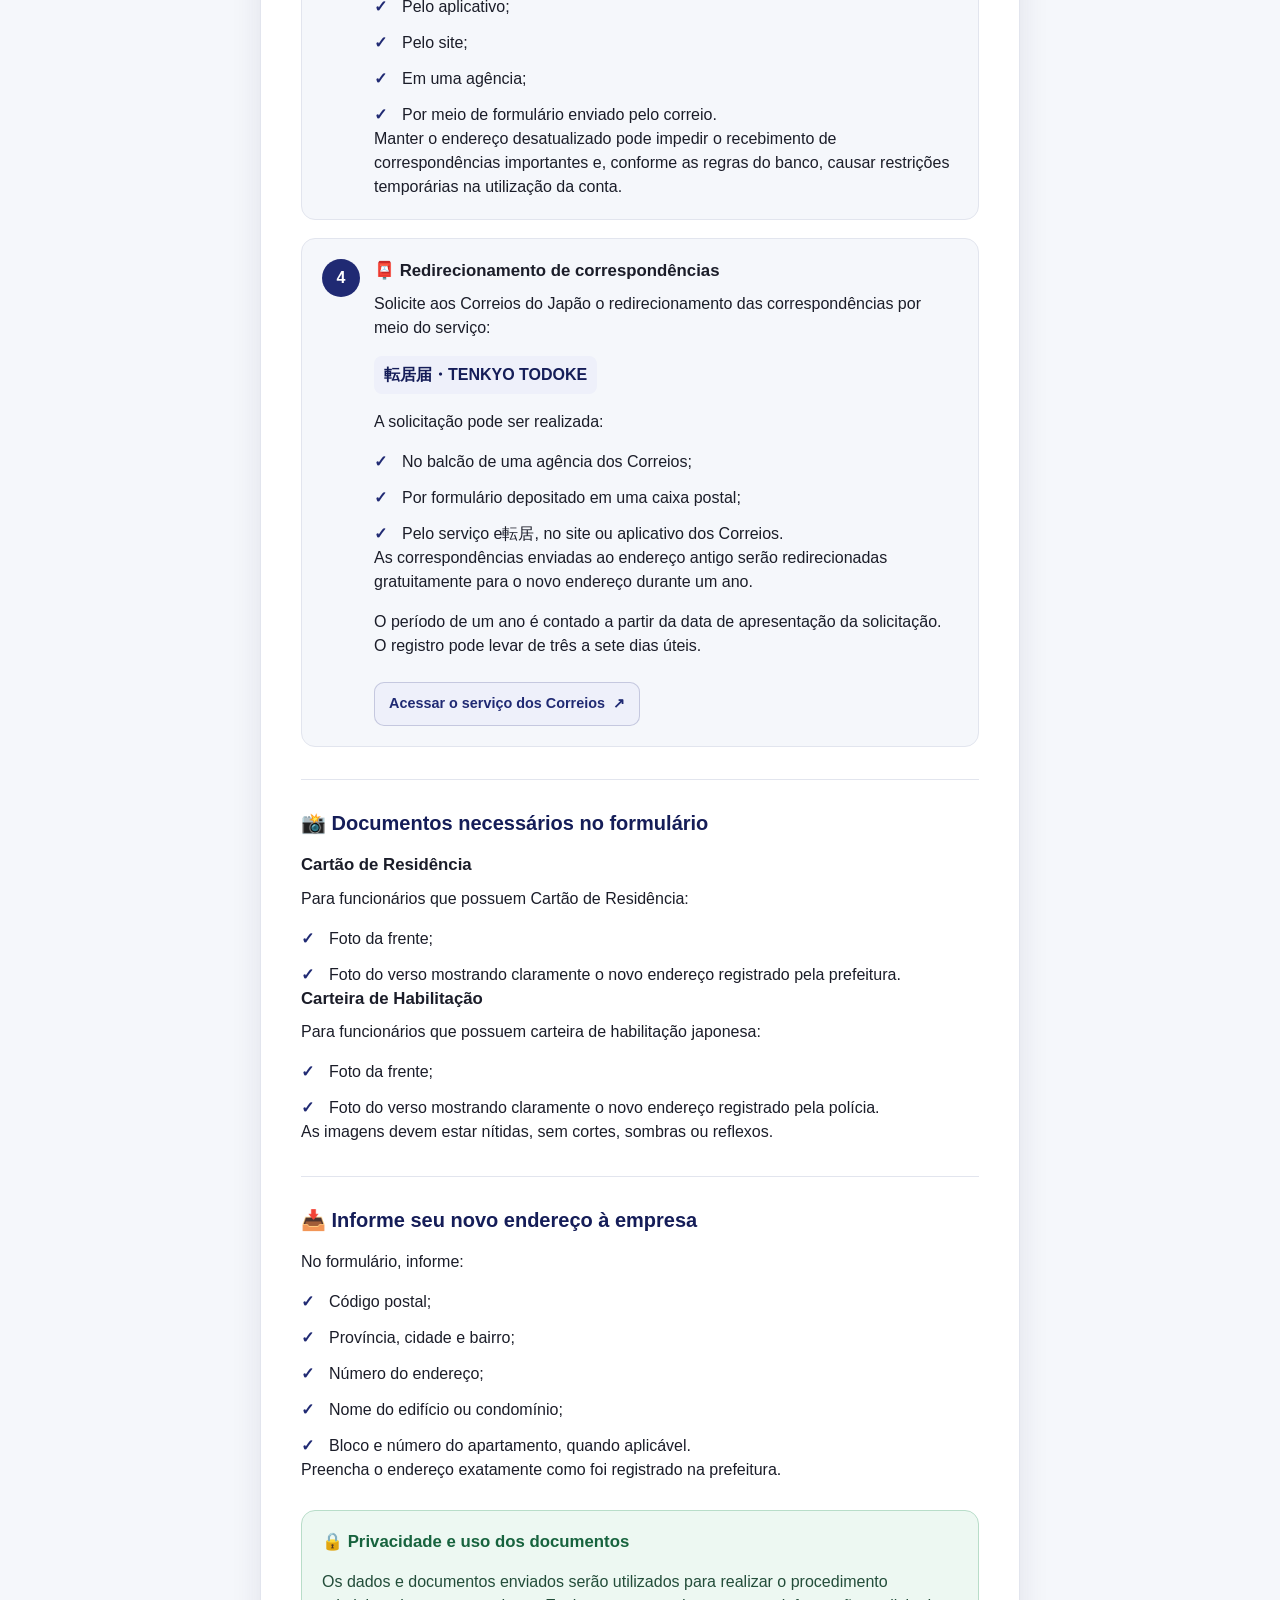
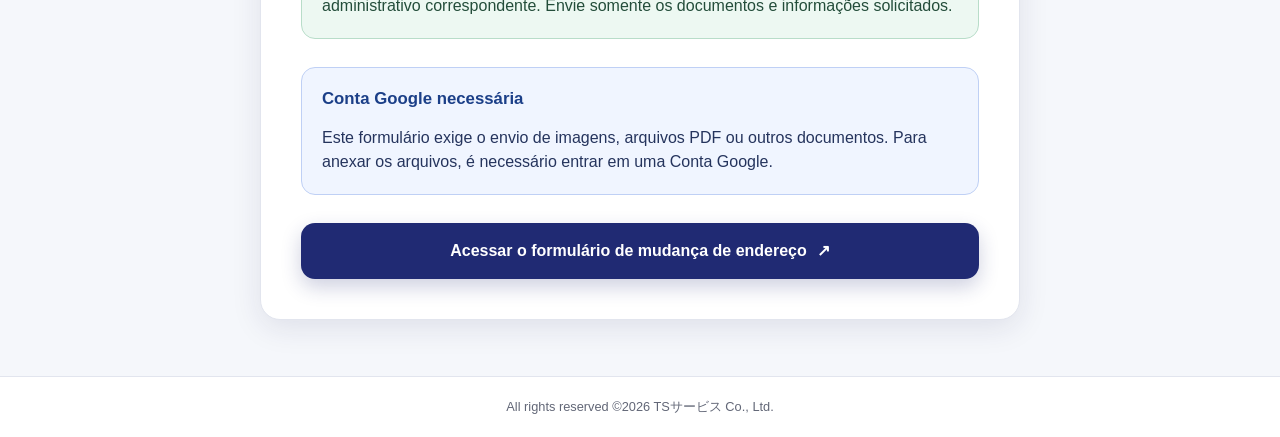
<file: pages/endereco.html>
<!doctype html>
<html lang="pt-BR">
  <head>
    <meta charset="UTF-8" />
    <meta name="viewport" content="width=device-width, initial-scale=1.0" />
    <meta name="robots" content="noindex, nofollow" />

    <meta name="theme-color" content="#202a73" />
    <meta
      name="description"
      content="Orientações para informar uma mudança de endereço"
    />

    <title>Mudança de Endereço | TS Service Fukui</title>

    <link rel="stylesheet" href="../css/styles.css" />

    <link rel="manifest" href="../manifest.webmanifest" />
  </head>

  <body
    data-title-pt="Mudança de Endereço | TS Service Fukui"
    data-title-ja="住所変更 | TSサービス福井"
  >
    <header class="site-header">
      <a
        class="brand"
        href="../index.html"
        aria-label="Portal TS Service Fukui"
      >
        <img
          src="../assets/images/logo-horizontal.png"
          alt="TS Service"
          class="brand-logo"
        />
      </a>

      <div class="language-selector" aria-label="Seleção de idioma">
        <button
          type="button"
          class="language-button is-active"
          data-language="pt"
        >
          Português
        </button>

        <button type="button" class="language-button" data-language="ja">
          日本語
        </button>
      </div>
    </header>

    <main class="main-content article-page">
      <a class="back-link" href="../index.html">
        <span aria-hidden="true">←</span>
        <span data-pt="Voltar ao início" data-ja="トップページに戻る">
          Voltar ao início
        </span>
      </a>

      <div data-lang-section="pt">
        <article class="article">
          <header class="article-header">
            <span class="article-icon" aria-hidden="true">🏠</span>

            <div>
              <p class="article-label">Cadastro de residência</p>
              <h1>Mudança de Endereço</h1>
            </div>
          </header>

          <p class="article-introduction">
            Esta orientação é destinada exclusivamente aos colaboradores que já
            trabalham conosco e mudaram de residência durante o período de
            trabalho na empresa.
          </p>

          <p>
            Se você mudou de endereço, deve informar a TS Service Fukui para
            manter atualizado o cadastro interno, permitir o cálculo correto do
            auxílio-transporte e evitar problemas relacionados ao Seguro Social
            e ao recebimento de documentos.
          </p>

          <aside class="notice notice-danger">
            <h2>⚠️ Antes de preencher o formulário</h2>

            <p>Preencha o formulário somente depois de:</p>

            <ul class="check-list">
              <li>Registrar o novo endereço na prefeitura;</li>
              <li>Atualizar os documentos necessários;</li>
              <li>Estar com as fotos dos documentos atualizados em mãos.</li>
            </ul>
          </aside>

          <section class="content-section">
            <h2>📋 Procedimentos necessários</h2>

            <ol class="step-list">
              <li>
                <div class="step-number">1</div>

                <div>
                  <h3>🏛️ Atualização na prefeitura</h3>

                  <p>
                    Compareça à prefeitura responsável pelo endereço da sua nova
                    residência e registre a mudança dentro do prazo legal de 14
                    dias após a mudança.
                  </p>

                  <p>Leve:</p>

                  <ul class="check-list">
                    <li>
                      Cartão de Residência (<span lang="ja">在留カード</span> —
                      ZAIRYŪ CARD);
                    </li>
                    <li>Cartão MyNumber;</li>
                    <li>Outros documentos solicitados pela prefeitura.</li>
                  </ul>

                  <p>
                    A prefeitura registrará o novo endereço no verso do Cartão
                    de Residência e atualizará o endereço associado ao cartão
                    MyNumber.
                  </p>

                  <p>
                    A mudança de endereço atualiza os dados do cartão MyNumber,
                    mas não estende sua validade.
                  </p>
                </div>
              </li>

              <li>
                <div class="step-number">2</div>

                <div>
                  <h3>👮 Atualização da carteira de habilitação</h3>

                  <p>
                    Se você possui carteira de habilitação japonesa, atualize o
                    endereço em uma delegacia que realize esse atendimento ou no
                    Centro de Habilitação.
                  </p>

                  <p>O novo endereço será registrado no verso da carteira.</p>

                  <p>
                    Se você utiliza exclusivamente a carteira MyNumber integrada
                    (<span lang="ja">マイナ免許証</span>) e já configurou o
                    serviço de atualização única de endereço, o procedimento
                    poderá ser diferente. Consulte a prefeitura ou a polícia em
                    caso de dúvida.
                  </p>
                </div>
              </li>

              <li>
                <div class="step-number">3</div>

                <div>
                  <h3>🏦 Atualização no banco</h3>

                  <p>
                    Atualize o endereço cadastrado no banco em que recebe seu
                    salário.
                  </p>

                  <p>
                    Dependendo do banco, o procedimento poderá ser realizado:
                  </p>

                  <ul class="check-list">
                    <li>Pelo aplicativo;</li>
                    <li>Pelo site;</li>
                    <li>Em uma agência;</li>
                    <li>Por meio de formulário enviado pelo correio.</li>
                  </ul>

                  <p>
                    Manter o endereço desatualizado pode impedir o recebimento
                    de correspondências importantes e, conforme as regras do
                    banco, causar restrições temporárias na utilização da conta.
                  </p>
                </div>
              </li>

              <li>
                <div class="step-number">4</div>

                <div>
                  <h3>📮 Redirecionamento de correspondências</h3>

                  <p>
                    Solicite aos Correios do Japão o redirecionamento das
                    correspondências por meio do serviço:
                  </p>

                  <p class="japanese-term">転居届・TENKYO TODOKE</p>

                  <p>A solicitação pode ser realizada:</p>

                  <ul class="check-list">
                    <li>No balcão de uma agência dos Correios;</li>
                    <li>Por formulário depositado em uma caixa postal;</li>
                    <li>
                      Pelo serviço e転居, no site ou aplicativo dos Correios.
                    </li>
                  </ul>

                  <p>
                    As correspondências enviadas ao endereço antigo serão
                    redirecionadas gratuitamente para o novo endereço durante um
                    ano.
                  </p>

                  <p>
                    O período de um ano é contado a partir da data de
                    apresentação da solicitação. O registro pode levar de três a
                    sete dias úteis.
                  </p>

                  <a
                    class="secondary-action"
                    href="https://www.post.japanpost.jp/service/receive/relocation/"
                    target="_blank"
                    rel="noopener noreferrer"
                  >
                    Acessar o serviço dos Correios
                    <span aria-hidden="true">↗</span>
                  </a>
                </div>
              </li>
            </ol>
          </section>

          <section class="content-section">
            <h2>📸 Documentos necessários no formulário</h2>

            <h3>Cartão de Residência</h3>

            <p>Para funcionários que possuem Cartão de Residência:</p>

            <ul class="check-list">
              <li>Foto da frente;</li>
              <li>
                Foto do verso mostrando claramente o novo endereço registrado
                pela prefeitura.
              </li>
            </ul>

            <h3>Carteira de Habilitação</h3>

            <p>
              Para funcionários que possuem carteira de habilitação japonesa:
            </p>

            <ul class="check-list">
              <li>Foto da frente;</li>
              <li>
                Foto do verso mostrando claramente o novo endereço registrado
                pela polícia.
              </li>
            </ul>

            <p>
              As imagens devem estar nítidas, sem cortes, sombras ou reflexos.
            </p>
          </section>

          <section class="content-section">
            <h2>📥 Informe seu novo endereço à empresa</h2>

            <p>No formulário, informe:</p>

            <ul class="check-list">
              <li>Código postal;</li>
              <li>Província, cidade e bairro;</li>
              <li>Número do endereço;</li>
              <li>Nome do edifício ou condomínio;</li>
              <li>Bloco e número do apartamento, quando aplicável.</li>
            </ul>

            <p>
              Preencha o endereço exatamente como foi registrado na prefeitura.
            </p>
          </section>
          <aside class="notice notice-privacy">
            <h2>🔒 Privacidade e uso dos documentos</h2>

            <p>
              Os dados e documentos enviados serão utilizados para realizar o
              procedimento administrativo correspondente. Envie somente os
              documentos e informações solicitados.
            </p>
          </aside>
          <aside class="notice notice-google">
            <h2>Conta Google necessária</h2>

            <p>
              Este formulário exige o envio de imagens, arquivos PDF ou outros
              documentos. Para anexar os arquivos, é necessário entrar em uma
              Conta Google.
            </p>
          </aside>

          <a
            class="primary-action"
            href="https://forms.gle/sxa4hyykM1Fnz4oh6"
            target="_blank"
            rel="noopener noreferrer"
          >
            Acessar o formulário de mudança de endereço
            <span aria-hidden="true">↗</span>
          </a>
        </article>
      </div>

      <div data-lang-section="ja" hidden>
        <article class="article">
          <header class="article-header">
            <span class="article-icon" aria-hidden="true">🏠</span>

            <div>
              <p class="article-label">住所登録</p>
              <h1>住所変更</h1>
            </div>
          </header>

          <p class="article-introduction">
            この案内は、現在当社で勤務しており、在職中に住所を変更した
            従業員を対象としています。
          </p>

          <p>
            住所を変更した場合は、社内登録、通勤手当、社会保険関係の手続き、
            および各種書類の受け取りに問題が生じないよう、TSサービス福井へ
            新しい住所を届け出てください。
          </p>

          <aside class="notice notice-danger">
            <h2>⚠️ フォーム入力前の確認</h2>

            <p>次の手続きを完了してからフォームを入力してください。</p>

            <ul class="check-list">
              <li>市役所で新しい住所を登録する</li>
              <li>必要な書類の住所を変更する</li>
              <li>更新済み書類の写真を準備する</li>
            </ul>
          </aside>

          <section class="content-section">
            <h2>📋 必要な手続き</h2>

            <ol class="step-list">
              <li>
                <div class="step-number">1</div>

                <div>
                  <h3>🏛️ 市役所での住所変更</h3>

                  <p>
                    新しい住所を管轄する市役所で、引っ越し後14日以内に
                    住所変更の手続きを行ってください。
                  </p>

                  <p>次のものを持参してください。</p>

                  <ul class="check-list">
                    <li>在留カード</li>
                    <li>マイナンバーカード</li>
                    <li>その他、市役所から指定された書類</li>
                  </ul>

                  <p>
                    市役所で在留カードの裏面に新しい住所が記載され、
                    マイナンバーカードに登録されている住所も更新されます。
                  </p>

                  <p>
                    住所変更によってマイナンバーカードの登録情報は更新されますが、
                    カードの有効期限は延長されません。
                  </p>
                </div>
              </li>

              <li>
                <div class="step-number">2</div>

                <div>
                  <h3>👮 運転免許証の住所変更</h3>

                  <p>
                    日本の運転免許証をお持ちの方は、住所変更を取り扱う警察署
                    または運転免許センターで手続きを行ってください。
                  </p>

                  <p>運転免許証の裏面に新しい住所が記載されます。</p>

                  <p>
                    マイナ免許証のみを利用し、住所変更ワンストップサービスを
                    設定している場合は、手続きが異なることがあります。
                    不明な場合は市役所または警察へ確認してください。
                  </p>
                </div>
              </li>

              <li>
                <div class="step-number">3</div>

                <div>
                  <h3>🏦 銀行に登録している住所の変更</h3>

                  <p>
                    給与を受け取っている銀行に登録されている住所を
                    更新してください。
                  </p>

                  <p>銀行によって、次の方法で手続きできます。</p>

                  <ul class="check-list">
                    <li>アプリ</li>
                    <li>ウェブサイト</li>
                    <li>銀行窓口</li>
                    <li>郵送書類</li>
                  </ul>

                  <p>
                    住所が古いままの場合、重要な郵便物を受け取れず、
                    銀行の規定によっては口座の利用が一時的に制限される
                    可能性があります。
                  </p>
                </div>
              </li>

              <li>
                <div class="step-number">4</div>

                <div>
                  <h3>📮 郵便物の転送手続き</h3>

                  <p>
                    日本郵便の転居・転送サービスを利用して、旧住所宛ての
                    郵便物を新しい住所へ転送してください。
                  </p>

                  <p class="japanese-term">転居届</p>

                  <p>次の方法で申し込むことができます。</p>

                  <ul class="check-list">
                    <li>郵便局の窓口</li>
                    <li>転居届をポストへ投函</li>
                    <li>日本郵便のウェブサイトまたはアプリのe転居</li>
                  </ul>

                  <p>
                    旧住所宛ての郵便物は、届出日から1年間、新しい住所へ
                    無料で転送されます。
                  </p>

                  <p>
                    登録には3～7営業日かかる場合があるため、早めに
                    手続きを行ってください。
                  </p>

                  <a
                    class="secondary-action"
                    href="https://www.post.japanpost.jp/service/receive/relocation/"
                    target="_blank"
                    rel="noopener noreferrer"
                  >
                    日本郵便の転居・転送サービス
                    <span aria-hidden="true">↗</span>
                  </a>
                </div>
              </li>
            </ol>
          </section>

          <section class="content-section">
            <h2>📸 フォームに添付する書類</h2>

            <h3>在留カード</h3>

            <p>在留カードをお持ちの方は、次の写真を添付してください。</p>

            <ul class="check-list">
              <li>表面</li>
              <li>市役所で登録された新しい住所が確認できる裏面</li>
            </ul>

            <h3>運転免許証</h3>

            <p>日本の運転免許証をお持ちの方は、次の写真を添付してください。</p>

            <ul class="check-list">
              <li>表面</li>
              <li>警察で登録された新しい住所が確認できる裏面</li>
            </ul>

            <p>
              書類全体が写っており、影や光の反射がなく、すべての情報が
              鮮明に読めることを確認してください。
            </p>
          </section>

          <section class="content-section">
            <h2>📥 新しい住所を会社へ届け出る</h2>

            <p>フォームに次の情報を入力してください。</p>

            <ul class="check-list">
              <li>郵便番号</li>
              <li>都道府県、市区町村、町名</li>
              <li>番地</li>
              <li>建物名</li>
              <li>棟および部屋番号（該当する場合）</li>
            </ul>

            <p>市役所で登録した住所と同じ内容を正確に入力してください。</p>
          </section>
          <aside class="notice notice-privacy">
            <h2>🔒 個人情報と書類の取扱い</h2>

            <p>
              送信された情報および書類は、該当する手続きを行うために使用します。
              指定されていない書類や情報は送信しないでください。
            </p>
          </aside>
          <aside class="notice notice-google">
            <h2>Googleアカウントが必要です</h2>

            <p>
              このフォームでは、画像、PDF、その他の書類をアップロードするため、
              Googleアカウントへのログインが必要です。
            </p>
          </aside>

          <a
            class="primary-action"
            href="https://forms.gle/sxa4hyykM1Fnz4oh6"
            target="_blank"
            rel="noopener noreferrer"
          >
            住所変更フォームへ進む
            <span aria-hidden="true">↗</span>
          </a>
        </article>
      </div>
    </main>

    <footer class="site-footer">
      <p>All rights reserved ©2026 TSサービス Co., Ltd.</p>
    </footer>

    <script src="../js/app.js"></script>
    <!-- Cloudflare Web Analytics -->
  <script
    type="module"
    src="https://static.cloudflareinsights.com/beacon.min.js"
    data-cf-beacon='{"token":"f62cb03ba085466a82403f717ca1cee3"}'
  ></script>
  <!-- End Cloudflare Web Analytics -->
</body>
</html>
</file>
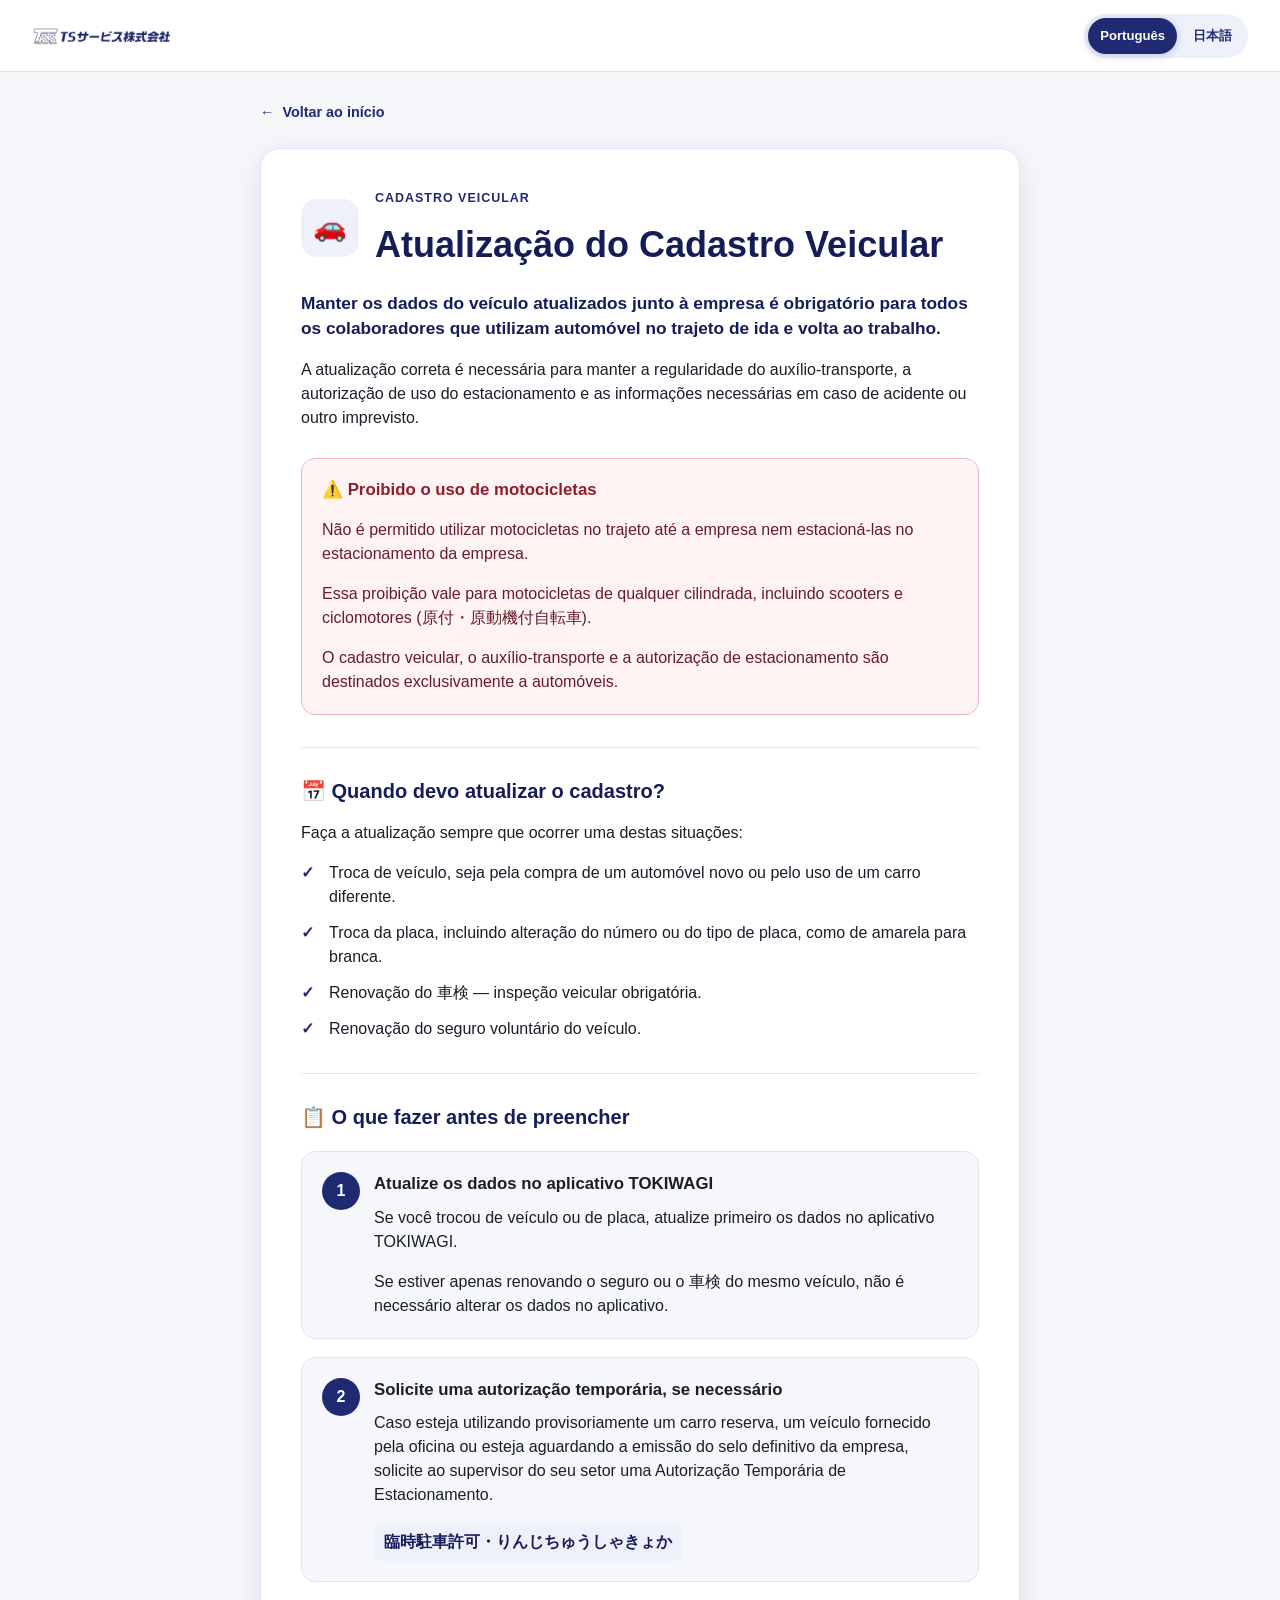
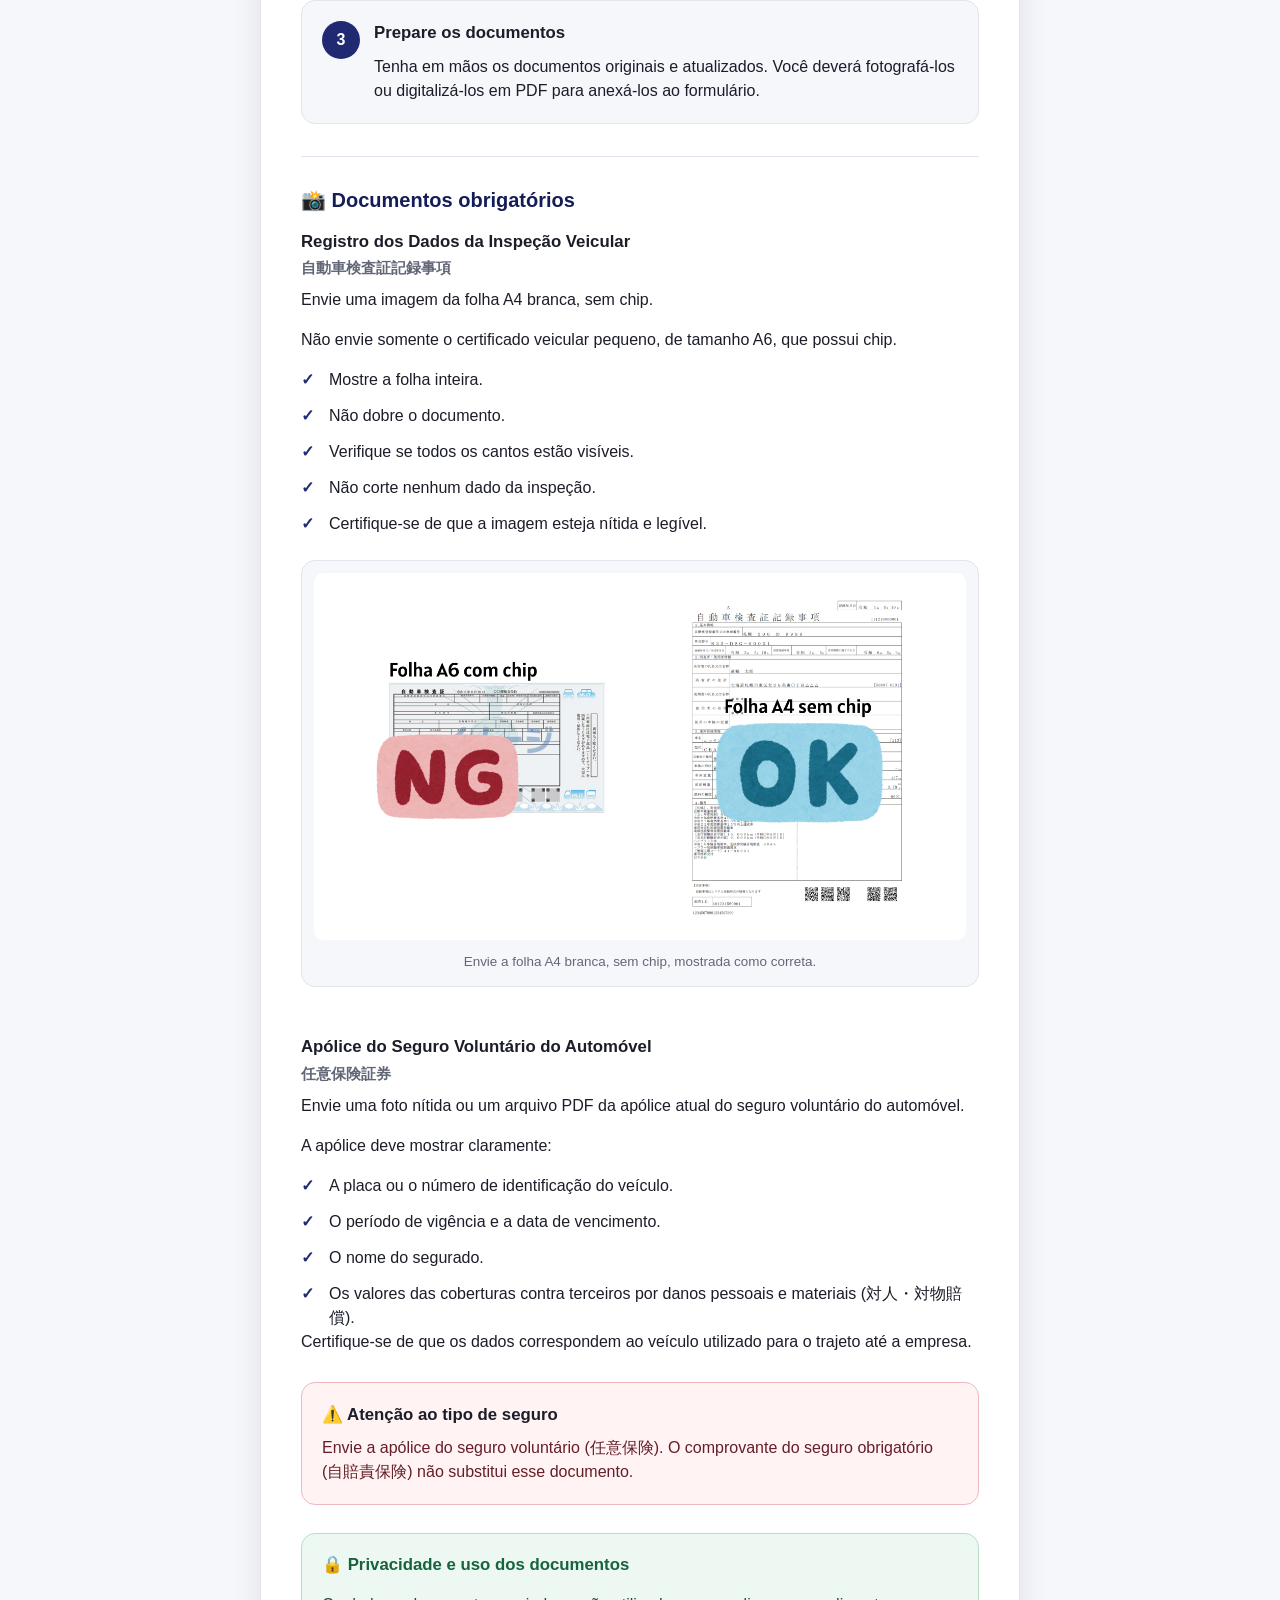
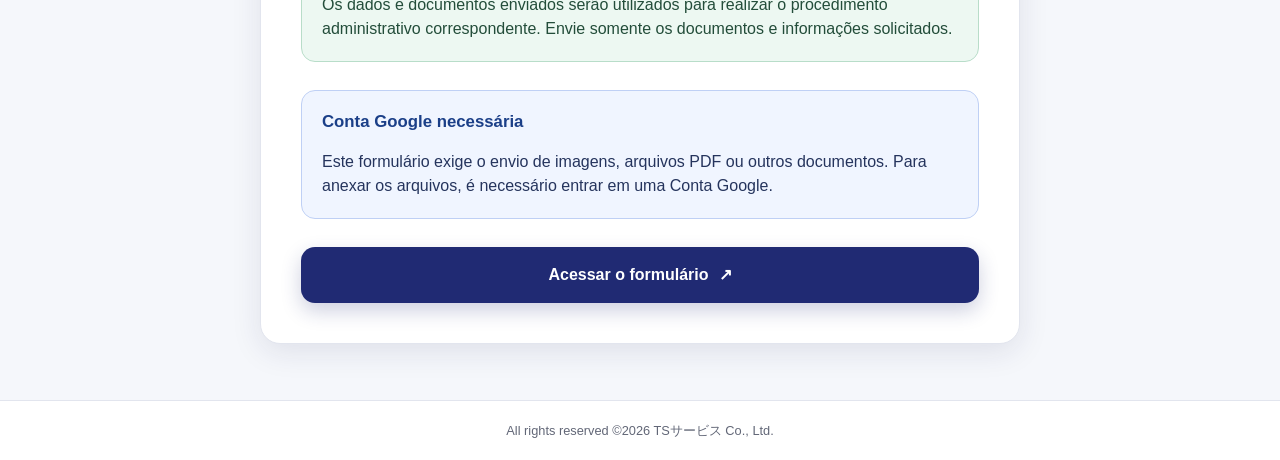
<file: pages/veiculo.html>
<!doctype html>
<html lang="pt-BR">
  <head>
    <meta charset="UTF-8" />
    <meta name="viewport" content="width=device-width, initial-scale=1.0" />
    <meta name="robots" content="noindex, nofollow" />

    <meta name="theme-color" content="#202a73" />
    <meta
      name="description"
      content="Orientações para atualização do cadastro veicular"
    />

    <title>Atualização do Cadastro Veicular | TS Service Fukui</title>

    <link rel="stylesheet" href="../css/styles.css" />

    <link rel="manifest" href="../manifest.webmanifest" />
  </head>

  <body
    data-title-pt="Atualização do Cadastro Veicular | TS Service Fukui"
    data-title-ja="車両登録情報の更新 | TSサービス福井"
  >
    <header class="site-header">
      <a
        class="brand"
        href="../index.html"
        aria-label="Portal TS Service Fukui"
      >
        <img
          src="../assets/images/logo-horizontal.png"
          alt="TS Service"
          class="brand-logo"
        />
      </a>

      <div class="language-selector" aria-label="Seleção de idioma">
        <button
          type="button"
          class="language-button is-active"
          data-language="pt"
        >
          Português
        </button>

        <button type="button" class="language-button" data-language="ja">
          日本語
        </button>
      </div>
    </header>

    <main class="main-content article-page">
      <a class="back-link" href="../index.html">
        <span aria-hidden="true">←</span>
        <span data-pt="Voltar ao início" data-ja="トップページに戻る">
          Voltar ao início
        </span>
      </a>

      <div data-lang-section="pt">
        <article class="article">
          <header class="article-header">
            <span class="article-icon" aria-hidden="true">🚗</span>

            <div>
              <p class="article-label">Cadastro veicular</p>
              <h1>Atualização do Cadastro Veicular</h1>
            </div>
          </header>

          <p class="article-introduction">
            Manter os dados do veículo atualizados junto à empresa é obrigatório
            para todos os colaboradores que utilizam automóvel no trajeto de ida
            e volta ao trabalho.
          </p>

          <p>
            A atualização correta é necessária para manter a regularidade do
            auxílio-transporte, a autorização de uso do estacionamento e as
            informações necessárias em caso de acidente ou outro imprevisto.
          </p>

          <section class="notice notice-danger">
            <h2>⚠️ Proibido o uso de motocicletas</h2>

            <p>
              Não é permitido utilizar motocicletas no trajeto até a empresa nem
              estacioná-las no estacionamento da empresa.
            </p>

            <p>
              Essa proibição vale para motocicletas de qualquer cilindrada,
              incluindo scooters e ciclomotores (<span lang="ja"
                >原付・原動機付自転車</span
              >).
            </p>

            <p>
              O cadastro veicular, o auxílio-transporte e a autorização de
              estacionamento são destinados exclusivamente a automóveis.
            </p>
          </section>

          <section class="content-section">
            <h2>📅 Quando devo atualizar o cadastro?</h2>

            <p>Faça a atualização sempre que ocorrer uma destas situações:</p>

            <ul class="check-list">
              <li>
                Troca de veículo, seja pela compra de um automóvel novo ou pelo
                uso de um carro diferente.
              </li>
              <li>
                Troca da placa, incluindo alteração do número ou do tipo de
                placa, como de amarela para branca.
              </li>
              <li>
                Renovação do <span lang="ja">車検</span> — inspeção veicular
                obrigatória.
              </li>
              <li>Renovação do seguro voluntário do veículo.</li>
            </ul>
          </section>

          <section class="content-section">
            <h2>📋 O que fazer antes de preencher</h2>

            <ol class="step-list">
              <li>
                <div class="step-number">1</div>

                <div>
                  <h3>Atualize os dados no aplicativo TOKIWAGI</h3>

                  <p>
                    Se você trocou de veículo ou de placa, atualize primeiro os
                    dados no aplicativo TOKIWAGI.
                  </p>

                  <p>
                    Se estiver apenas renovando o seguro ou o
                    <span lang="ja">車検</span> do mesmo veículo, não é
                    necessário alterar os dados no aplicativo.
                  </p>
                </div>
              </li>

              <li>
                <div class="step-number">2</div>

                <div>
                  <h3>Solicite uma autorização temporária, se necessário</h3>

                  <p>
                    Caso esteja utilizando provisoriamente um carro reserva, um
                    veículo fornecido pela oficina ou esteja aguardando a
                    emissão do selo definitivo da empresa, solicite ao
                    supervisor do seu setor uma Autorização Temporária de
                    Estacionamento.
                  </p>

                  <p class="japanese-term">
                    臨時駐車許可・りんじちゅうしゃきょか
                  </p>
                </div>
              </li>

              <li>
                <div class="step-number">3</div>

                <div>
                  <h3>Prepare os documentos</h3>

                  <p>
                    Tenha em mãos os documentos originais e atualizados. Você
                    deverá fotografá-los ou digitalizá-los em PDF para anexá-los
                    ao formulário.
                  </p>
                </div>
              </li>
            </ol>
          </section>

          <section class="content-section">
            <h2>📸 Documentos obrigatórios</h2>

            <h3>
              Registro dos Dados da Inspeção Veicular
              <span class="title-japanese" lang="ja">
                自動車検査証記録事項
              </span>
            </h3>

            <p>Envie uma imagem da folha A4 branca, sem chip.</p>

            <p>
              Não envie somente o certificado veicular pequeno, de tamanho A6,
              que possui chip.
            </p>

            <ul class="check-list">
              <li>Mostre a folha inteira.</li>
              <li>Não dobre o documento.</li>
              <li>Verifique se todos os cantos estão visíveis.</li>
              <li>Não corte nenhum dado da inspeção.</li>
              <li>Certifique-se de que a imagem esteja nítida e legível.</li>
            </ul>

            <figure class="instruction-image">
              <img
                src="../assets/images/documento-veicular.jpeg"
                alt="Comparação entre a folha A6 com chip, que não deve ser enviada, e a folha A4 sem chip, que deve ser enviada"
              />
              <figcaption>
                Envie a folha A4 branca, sem chip, mostrada como correta.
              </figcaption>
            </figure>
            <h3 class="document-subsection">
              Apólice do Seguro Voluntário do Automóvel
              <span class="title-japanese" lang="ja"> 任意保険証券 </span>
            </h3>

            <p>
              Envie uma foto nítida ou um arquivo PDF da apólice atual do seguro
              voluntário do automóvel.
            </p>

            <p>A apólice deve mostrar claramente:</p>

            <ul class="check-list">
              <li>A placa ou o número de identificação do veículo.</li>
              <li>O período de vigência e a data de vencimento.</li>
              <li>O nome do segurado.</li>
              <li>
                Os valores das coberturas contra terceiros por danos pessoais e
                materiais (<span lang="ja">対人・対物賠償</span>).
              </li>
            </ul>

            <p>
              Certifique-se de que os dados correspondem ao veículo utilizado
              para o trajeto até a empresa.
            </p>

            <div class="notice notice-danger">
              <h3>⚠️ Atenção ao tipo de seguro</h3>

              <p>
                Envie a apólice do seguro voluntário (<span lang="ja"
                  >任意保険</span
                >). O comprovante do seguro obrigatório (<span lang="ja"
                  >自賠責保険</span
                >) não substitui esse documento.
              </p>
            </div>
          </section>
          <aside class="notice notice-privacy">
            <h2>🔒 Privacidade e uso dos documentos</h2>

            <p>
              Os dados e documentos enviados serão utilizados para realizar o
              procedimento administrativo correspondente. Envie somente os
              documentos e informações solicitados.
            </p>
          </aside>
          <aside class="notice notice-google">
            <h2>Conta Google necessária</h2>

            <p>
              Este formulário exige o envio de imagens, arquivos PDF ou outros
              documentos. Para anexar os arquivos, é necessário entrar em uma
              Conta Google.
            </p>
          </aside>

          <a
            class="primary-action"
            href="https://forms.gle/3qYqnozyvNCwsTQx8"
            target="_blank"
            rel="noopener noreferrer"
          >
            Acessar o formulário
            <span aria-hidden="true">↗</span>
          </a>
        </article>
      </div>

      <div data-lang-section="ja" hidden>
        <article class="article">
          <header class="article-header">
            <span class="article-icon" aria-hidden="true">🚗</span>

            <div>
              <p class="article-label">車両登録</p>
              <h1>車両登録情報の更新</h1>
            </div>
          </header>

          <p class="article-introduction">
            自家用車で通勤している従業員は、会社に登録している車両情報を
            常に最新の状態にしておく必要があります。
          </p>

          <p>
            正しい情報を登録することは、通勤手当、会社駐車場の利用許可、
            事故やその他のトラブルが発生した際の確認のために必要です。
          </p>

          <section class="notice notice-danger">
            <h2>⚠️ 二輪車での通勤は禁止です</h2>

            <p>
              バイクで通勤すること、および会社の駐車場にバイクを駐車することは
              禁止されています。
            </p>

            <p>
              排気量に関係なく、スクーター、原付、原動機付自転車を含む
              すべての二輪車が対象です。
            </p>

            <p>車両登録、通勤手当、駐車許可の対象は自動車のみです。</p>
          </section>

          <section class="content-section">
            <h2>📅 どのような場合に更新が必要ですか？</h2>

            <p>次のいずれかに該当する場合は、必ず更新してください。</p>

            <ul class="check-list">
              <li>新しい車を購入した場合、または使用する車を変更した場合</li>
              <li>
                ナンバーの番号や種類を変更した場合
                （黄色ナンバーから白色ナンバーへの変更など）
              </li>
              <li>車検を更新した場合</li>
              <li>任意保険を更新した場合</li>
            </ul>
          </section>

          <section class="content-section">
            <h2>📋 フォーム入力前に行うこと</h2>

            <ol class="step-list">
              <li>
                <div class="step-number">1</div>

                <div>
                  <h3>TOKIWAGIアプリの情報を更新する</h3>

                  <p>
                    車両またはナンバーを変更した場合は、最初にTOKIWAGI
                    アプリ内の車両情報を更新してください。
                  </p>

                  <p>
                    同じ車両の任意保険または車検を更新しただけの場合は、
                    TOKIWAGIアプリの情報を変更する必要はありません。
                  </p>
                </div>
              </li>

              <li>
                <div class="step-number">2</div>

                <div>
                  <h3>必要な場合は臨時駐車許可を申請する</h3>

                  <p>
                    代車や修理工場から借りた車を一時的に使用している場合、
                    または会社の正式な駐車許可ステッカーを待っている場合は、
                    所属部署の監督者に臨時駐車許可を申請してください。
                  </p>

                  <p class="japanese-term">臨時駐車許可</p>
                </div>
              </li>

              <li>
                <div class="step-number">3</div>

                <div>
                  <h3>必要書類を準備する</h3>

                  <p>
                    最新の原本を準備し、フォームに添付できるよう写真を撮るか、
                    PDF形式でスキャンしてください。
                  </p>
                </div>
              </li>
            </ol>
          </section>

          <section class="content-section">
            <h2>📸 必要書類</h2>

            <h3>自動車検査証記録事項</h3>

            <p>ICチップが付いていない白色のA4用紙を添付してください。</p>

            <p>
              ICチップが付いている小さいA6サイズの自動車検査証だけを
              添付しないでください。
            </p>

            <ul class="check-list">
              <li>用紙全体が写るように撮影してください。</li>
              <li>書類を折り曲げないでください。</li>
              <li>四隅がすべて写っていることを確認してください。</li>
              <li>車検情報が切れないようにしてください。</li>
              <li>文字や数字が鮮明に読めることを確認してください。</li>
            </ul>

            <figure class="instruction-image">
              <img
                src="../assets/images/documento-veicular.jpeg"
                alt="A6サイズのICチップ付き自動車検査証と、提出が必要なA4サイズの自動車検査証記録事項の比較"
              />
              <figcaption>
                「OK」と表示されている白色のA4用紙を添付してください。
              </figcaption>
            </figure>
            <h3 class="document-subsection">任意保険証券</h3>

            <p>
              現在有効な任意保険証券の鮮明な写真、またはPDFファイルを
              提出してください。
            </p>

            <p>
              保険証券には、以下の内容がはっきり記載されている必要があります。
            </p>

            <ul class="check-list">
              <li>車両番号または登録番号</li>
              <li>保険期間および満期日</li>
              <li>被保険者名</li>
              <li>対人・対物賠償の補償額</li>
            </ul>

            <p>
              登録されている内容が、通勤に使用している車両と一致していることを
              確認してください。
            </p>

            <div class="notice notice-danger">
              <h3>⚠️ 保険の種類に注意してください</h3>

              <p>
                提出する書類は任意保険証券です。自賠責保険の証明書だけでは
                受付できません。
              </p>
            </div>
          </section>
          <aside class="notice notice-privacy">
            <h2>🔒 個人情報と書類の取扱い</h2>

            <p>
              送信された情報および書類は、該当する手続きを行うために使用します。
              指定されていない書類や情報は送信しないでください。
            </p>
          </aside>
          <aside class="notice notice-google">
            <h2>Googleアカウントが必要です</h2>

            <p>
              このフォームでは、画像、PDF、その他の書類をアップロードするため、
              Googleアカウントへのログインが必要です。
            </p>
          </aside>

          <a
            class="primary-action"
            href="https://forms.gle/3qYqnozyvNCwsTQx8"
            target="_blank"
            rel="noopener noreferrer"
          >
            フォームへ進む
            <span aria-hidden="true">↗</span>
          </a>
        </article>
      </div>
    </main>

    <footer class="site-footer">
      <p>All rights reserved ©2026 TSサービス Co., Ltd.</p>
    </footer>

    <script src="../js/app.js"></script>
    <!-- Cloudflare Web Analytics -->
  <script
    type="module"
    src="https://static.cloudflareinsights.com/beacon.min.js"
    data-cf-beacon='{"token":"f62cb03ba085466a82403f717ca1cee3"}'
  ></script>
  <!-- End Cloudflare Web Analytics -->
</body>
</html>
</file>
<file: css/styles.css>
:root {
  --color-primary: #202a73;
  --color-primary-dark: #151d58;
  --color-primary-soft: #eef0fa;
  --color-background: #f5f7fb;
  --color-surface: #ffffff;
  --color-text: #1b1d29;
  --color-text-soft: #626777;
  --color-border: #e2e5ee;
  --color-shadow: rgba(25, 32, 80, 0.1);

  --content-width: 760px;
  --border-radius: 16px;
}

* {
  box-sizing: border-box;
}

html {
  min-height: 100%;
  background: var(--color-background);
}

body {
  min-height: 100vh;
  margin: 0;
  display: flex;
  flex-direction: column;
  color: var(--color-text);
  background: var(--color-background);
  font-family:
    Inter, "Noto Sans JP", "Yu Gothic", "Hiragino Kaku Gothic ProN", "Segoe UI",
    sans-serif;
  line-height: 1.5;
}

button,
a {
  -webkit-tap-highlight-color: transparent;
}

.site-header {
  min-height: 72px;
  padding: 12px 20px;
  display: flex;
  align-items: center;
  justify-content: space-between;
  gap: 16px;
  background: var(--color-surface);
  border-bottom: 1px solid var(--color-border);
}

.brand {
  display: inline-flex;
  align-items: center;
}

.brand-logo {
  display: block;
  width: min(140px, calc(100vw - 140px));
  height: auto;
  max-height: 55px;
  object-fit: contain;
}

.language-selector {
  padding: 4px;
  display: flex;
  flex-shrink: 0;
  gap: 4px;
  background: var(--color-primary-soft);
  border-radius: 999px;
}

.language-button {
  min-height: 36px;
  padding: 6px 12px;
  border: 0;
  border-radius: 999px;
  color: var(--color-primary);
  background: transparent;
  font: inherit;
  font-size: 0.82rem;
  font-weight: 700;
  cursor: pointer;
}

.language-button.is-active {
  color: #ffffff;
  background: var(--color-primary);
  box-shadow: 0 2px 8px rgba(32, 42, 115, 0.2);
}

.main-content {
  width: min(100% - 32px, var(--content-width));
  margin: 0 auto;
  padding: 48px 0 56px;
  flex: 1;
}

.hero {
  margin-bottom: 32px;
  text-align: center;
}

.hero-label {
  margin: 0 0 8px;
  color: var(--color-primary);
  font-size: 0.85rem;
  font-weight: 800;
  letter-spacing: 0.08em;
  text-transform: uppercase;
}

.hero h1 {
  margin: 0;
  color: var(--color-primary-dark);
  font-size: clamp(1.9rem, 6vw, 2.7rem);
  line-height: 1.15;
}

.hero-description {
  margin: 14px auto 0;
  color: var(--color-text-soft);
  font-size: 1rem;
}

.services {
  display: grid;
  gap: 14px;
}

.service-card {
  min-height: 88px;
  padding: 16px;
  display: grid;
  grid-template-columns: 48px 1fr auto;
  align-items: center;
  gap: 14px;
  color: var(--color-text);
  background: var(--color-surface);
  border: 1px solid var(--color-border);
  border-radius: var(--border-radius);
  box-shadow: 0 6px 24px var(--color-shadow);
  text-decoration: none;
  transition:
    transform 160ms ease,
    border-color 160ms ease,
    box-shadow 160ms ease;
}

.service-card:hover {
  transform: translateY(-2px);
  border-color: rgba(32, 42, 115, 0.35);
  box-shadow: 0 10px 28px rgba(25, 32, 80, 0.15);
}

.service-card:active {
  transform: scale(0.99);
}

.service-card:focus-visible,
.language-button:focus-visible {
  outline: 3px solid rgba(32, 42, 115, 0.3);
  outline-offset: 3px;
}

.service-icon {
  width: 48px;
  height: 48px;
  display: grid;
  place-items: center;
  background: var(--color-primary-soft);
  border-radius: 14px;
  font-size: 1.45rem;
}

.service-content {
  min-width: 0;
  display: flex;
  flex-direction: column;
  gap: 3px;
}

.service-content strong {
  color: var(--color-primary-dark);
  font-size: 1rem;
  line-height: 1.3;
}

.service-content small {
  color: var(--color-text-soft);
  font-size: 0.82rem;
  line-height: 1.35;
}

.service-arrow {
  color: var(--color-primary);
  font-size: 1.7rem;
  font-weight: 400;
}

.site-footer {
  padding: 20px;
  color: var(--color-text-soft);
  background: var(--color-surface);
  border-top: 1px solid var(--color-border);
  text-align: center;
  font-size: 0.8rem;
}

.site-footer p {
  margin: 0;
}

@media (min-width: 720px) {
  .site-header {
    padding-right: 32px;
    padding-left: 32px;
  }

  .main-content {
    padding-top: 64px;
  }

  .services {
    grid-template-columns: repeat(2, minmax(0, 1fr));
  }

  .service-card:last-child {
    grid-column: 1 / -1;
  }
}

@media (max-width: 480px) {
  .site-header {
    align-items: flex-start;
  }

  .brand-logo {
    height: 38px;
  }

  .language-button {
    padding-right: 9px;
    padding-left: 9px;
    font-size: 0.74rem;
  }

  .main-content {
    width: min(100% - 24px, var(--content-width));
    padding-top: 36px;
  }

  .service-card {
    min-height: 82px;
    padding: 14px;
    grid-template-columns: 44px 1fr auto;
    gap: 12px;
  }

  .service-icon {
    width: 44px;
    height: 44px;
    border-radius: 12px;
    font-size: 1.3rem;
  }
}

@media (prefers-reduced-motion: reduce) {
  *,
  *::before,
  *::after {
    scroll-behavior: auto !important;
    transition: none !important;
  }
}

/* Páginas explicativas */

.article-page {
  padding-top: 28px;
}

.back-link {
  width: fit-content;
  margin-bottom: 24px;
  display: inline-flex;
  align-items: center;
  gap: 8px;
  color: var(--color-primary);
  font-size: 0.9rem;
  font-weight: 700;
  text-decoration: none;
}

.back-link:hover {
  text-decoration: underline;
}

.article {
  padding: clamp(20px, 5vw, 40px);
  background: var(--color-surface);
  border: 1px solid var(--color-border);
  border-radius: 20px;
  box-shadow: 0 8px 30px var(--color-shadow);
}

.article-header {
  margin-bottom: 24px;
  display: flex;
  align-items: center;
  gap: 16px;
}

.article-icon {
  width: 58px;
  height: 58px;
  display: grid;
  flex: 0 0 58px;
  place-items: center;
  background: var(--color-primary-soft);
  border-radius: 16px;
  font-size: 1.7rem;
}

.article-label {
  margin: 0 0 4px;
  color: var(--color-primary);
  font-size: 0.78rem;
  font-weight: 800;
  letter-spacing: 0.08em;
  text-transform: uppercase;
}

.article h1 {
  margin: 0;
  color: var(--color-primary-dark);
  font-size: clamp(1.6rem, 5vw, 2.25rem);
  line-height: 1.2;
}

.article h2 {
  margin: 0 0 16px;
  color: var(--color-primary-dark);
  font-size: 1.25rem;
  line-height: 1.35;
}

.article h3 {
  margin: 0 0 10px;
  color: var(--color-text);
  font-size: 1.05rem;
  line-height: 1.4;
}

.article p {
  margin: 0 0 16px;
}

.article-introduction {
  color: var(--color-primary-dark);
  font-size: 1.08rem;
  font-weight: 650;
}

.content-section {
  margin-top: 32px;
  padding-top: 30px;
  border-top: 1px solid var(--color-border);
}

.notice {
  margin: 28px 0;
  padding: 20px;
  border: 1px solid;
  border-radius: 14px;
}

.notice h2 {
  font-size: 1.05rem;
}

.notice p:last-child {
  margin-bottom: 0;
}

.notice-danger {
  color: #651e27;
  background: #fff3f4;
  border-color: #efb8be;
}

.notice-danger h2 {
  color: #8b1f2d;
}

.notice-google {
  color: #25345d;
  background: #f0f5ff;
  border-color: #bfd0f5;
}

.notice-google h2 {
  color: #1b3f88;
}

.check-list {
  margin: 16px 0 0;
  padding: 0;
  display: grid;
  gap: 12px;
  list-style: none;
}

.check-list li {
  position: relative;
  padding-left: 28px;
}

.check-list li::before {
  position: absolute;
  top: 0;
  left: 0;
  color: var(--color-primary);
  content: "✓";
  font-weight: 900;
}

.step-list {
  margin: 20px 0 0;
  padding: 0;
  display: grid;
  gap: 18px;
  list-style: none;
}

.step-list > li {
  padding: 20px;
  display: grid;
  grid-template-columns: 38px 1fr;
  gap: 14px;
  background: var(--color-background);
  border: 1px solid var(--color-border);
  border-radius: 14px;
}

.step-list p:last-child {
  margin-bottom: 0;
}

.step-number {
  width: 38px;
  height: 38px;
  display: grid;
  place-items: center;
  color: #ffffff;
  background: var(--color-primary);
  border-radius: 50%;
  font-weight: 800;
}

.japanese-term {
  width: fit-content;
  padding: 7px 10px;
  color: var(--color-primary-dark);
  background: var(--color-primary-soft);
  border-radius: 8px;
  font-weight: 700;
}

.title-japanese {
  margin-top: 4px;
  display: block;
  color: var(--color-text-soft);
  font-size: 0.9em;
  font-weight: 600;
}

.instruction-image {
  margin: 24px 0 0;
  padding: 12px;
  overflow: hidden;
  background: var(--color-background);
  border: 1px solid var(--color-border);
  border-radius: 14px;
}

.instruction-image img {
  width: 100%;
  height: auto;
  display: block;
  border-radius: 9px;
}

.instruction-image figcaption {
  padding: 12px 4px 2px;
  color: var(--color-text-soft);
  font-size: 0.84rem;
  text-align: center;
}

.primary-action {
  min-height: 56px;
  margin-top: 24px;
  padding: 14px 20px;
  display: flex;
  align-items: center;
  justify-content: center;
  gap: 10px;
  color: #ffffff;
  background: var(--color-primary);
  border-radius: 14px;
  box-shadow: 0 8px 20px rgba(32, 42, 115, 0.22);
  font-size: 1rem;
  font-weight: 800;
  text-align: center;
  text-decoration: none;
  transition:
    transform 160ms ease,
    background-color 160ms ease;
}

.primary-action:hover {
  background: var(--color-primary-dark);
  transform: translateY(-2px);
}

.primary-action:active {
  transform: scale(0.99);
}

.primary-action:focus-visible,
.back-link:focus-visible {
  outline: 3px solid rgba(32, 42, 115, 0.3);
  outline-offset: 3px;
}

@media (max-width: 480px) {
  .article-page {
    padding-top: 20px;
  }

  .article {
    padding: 20px 16px;
    border-radius: 16px;
  }

  .article-header {
    align-items: flex-start;
  }

  .article-icon {
    width: 50px;
    height: 50px;
    flex-basis: 50px;
    border-radius: 14px;
    font-size: 1.45rem;
  }

  .notice {
    padding: 17px 15px;
  }

  .step-list > li {
    padding: 16px 14px;
    grid-template-columns: 34px 1fr;
    gap: 11px;
  }

  .step-number {
    width: 34px;
    height: 34px;
  }
}

.secondary-action {
  width: fit-content;
  min-height: 44px;
  margin-top: 8px;
  padding: 10px 14px;
  display: inline-flex;
  align-items: center;
  justify-content: center;
  gap: 8px;
  color: var(--color-primary);
  background: var(--color-primary-soft);
  border: 1px solid rgba(32, 42, 115, 0.2);
  border-radius: 10px;
  font-size: 0.9rem;
  font-weight: 750;
  text-decoration: none;
}

.secondary-action:hover {
  background: #e2e6f7;
}

.secondary-action:focus-visible {
  outline: 3px solid rgba(32, 42, 115, 0.3);
  outline-offset: 3px;
}

[hidden] {
  display: none !important;
}

.connection-banner {
  position: fixed;
  right: 16px;
  bottom: 16px;
  left: 16px;
  z-index: 1000;
  max-width: 680px;
  margin: 0 auto;
  padding: 13px 18px;
  color: #5d4300;
  background: #fff4c7;
  border: 1px solid #e4c765;
  border-radius: 12px;
  box-shadow: 0 8px 28px rgba(45, 36, 5, 0.18);
  font-size: 0.9rem;
  font-weight: 700;
  text-align: center;
}

/* Página de contatos */

.contact-grid {
  display: grid;
  gap: 14px;
}

.contact-card,
.responsible-card {
  padding: 18px;
  background: var(--color-background);
  border: 1px solid var(--color-border);
  border-radius: 14px;
}

.contact-card {
  display: flex;
  flex-direction: column;
  align-items: flex-start;
  gap: 8px;
}

.contact-label {
  color: var(--color-text-soft);
  font-size: 0.8rem;
  font-weight: 750;
  text-transform: uppercase;
}

.contact-card strong {
  color: var(--color-primary-dark);
  font-size: 1.2rem;
}

.responsible-list {
  display: grid;
  gap: 14px;
}

.responsible-card {
  display: flex;
  align-items: center;
  justify-content: space-between;
  gap: 18px;
}

.responsible-card > div:first-child {
  min-width: 0;
  display: flex;
  flex-direction: column;
  gap: 3px;
}

.responsible-card strong {
  color: var(--color-primary-dark);
}

.responsible-card span {
  color: var(--color-text-soft);
  font-size: 0.9rem;
}

.contact-actions {
  display: flex;
  flex-shrink: 0;
  gap: 8px;
}

.contact-action {
  min-height: 40px;
  padding: 9px 12px;
  display: inline-flex;
  align-items: center;
  justify-content: center;
  gap: 5px;
  color: var(--color-primary);
  background: var(--color-primary-soft);
  border: 1px solid rgba(32, 42, 115, 0.18);
  border-radius: 9px;
  font-size: 0.84rem;
  font-weight: 750;
  text-decoration: none;
}

.contact-action:hover {
  background: #e2e6f7;
}

.whatsapp-action {
  color: #ffffff;
  background: #187c47;
  border-color: #187c47;
}

.whatsapp-action:hover {
  background: #12683a;
}

.contact-action:focus-visible {
  outline: 3px solid rgba(32, 42, 115, 0.3);
  outline-offset: 3px;
}

.office-address {
  margin-bottom: 16px;
  color: var(--color-text);
  font-size: 1rem;
  font-style: normal;
  line-height: 1.75;
}

@media (min-width: 600px) {
  .contact-grid {
    grid-template-columns: repeat(2, minmax(0, 1fr));
  }
}

@media (max-width: 580px) {
  .responsible-card {
    align-items: stretch;
    flex-direction: column;
  }

  .contact-actions {
    width: 100%;
  }

  .contact-actions .contact-action {
    flex: 1;
  }
}
/* Acesso aos contatos na página inicial */

.support-section {
  margin-top: 34px;
  padding-top: 28px;
  border-top: 1px solid var(--color-border);
}

.support-label {
  margin: 0 0 10px;
  color: var(--color-text-soft);
  font-size: 0.82rem;
  font-weight: 750;
  text-transform: uppercase;
}

.support-card {
  min-height: 76px;
  padding: 15px 17px;
  display: grid;
  grid-template-columns: 44px 1fr auto;
  align-items: center;
  gap: 13px;
  color: var(--color-text);
  background: var(--color-primary-soft);
  border: 1px solid rgba(32, 42, 115, 0.18);
  border-radius: 14px;
  text-decoration: none;
}

.support-card:hover {
  border-color: rgba(32, 42, 115, 0.4);
}

.support-icon {
  width: 44px;
  height: 44px;
  display: grid;
  place-items: center;
  background: #ffffff;
  border-radius: 12px;
  font-size: 1.3rem;
}

.support-card > span:nth-child(2) {
  min-width: 0;
  display: flex;
  flex-direction: column;
  gap: 3px;
}

.support-card strong {
  color: var(--color-primary-dark);
}

.support-card small {
  color: var(--color-text-soft);
  font-size: 0.8rem;
}

.support-card:focus-visible {
  outline: 3px solid rgba(32, 42, 115, 0.3);
  outline-offset: 3px;
}
/* Instalação da PWA */

.install-card {
  width: 100%;
  margin-top: 12px;
  font: inherit;
  text-align: left;
  cursor: pointer;
}

.install-modal {
  position: fixed;
  inset: 0;
  z-index: 2000;
  display: grid;
  place-items: center;
  padding: 20px;
}

.install-backdrop {
  position: absolute;
  inset: 0;
  background: rgba(12, 16, 42, 0.62);
  backdrop-filter: blur(3px);
}

.install-dialog {
  position: relative;
  z-index: 1;
  width: min(100%, 480px);
  max-height: min(720px, calc(100vh - 40px));
  padding: 28px;
  overflow-y: auto;
  background: var(--color-surface);
  border-radius: 20px;
  box-shadow: 0 20px 60px rgba(12, 16, 42, 0.3);
}

.install-dialog-icon {
  width: 54px;
  height: 54px;
  margin-bottom: 16px;
  display: grid;
  place-items: center;
  background: var(--color-primary-soft);
  border-radius: 15px;
  font-size: 1.6rem;
}

.install-dialog h2 {
  margin: 0 38px 18px 0;
  color: var(--color-primary-dark);
  font-size: 1.45rem;
  line-height: 1.25;
}

.install-close {
  position: absolute;
  top: 16px;
  right: 16px;
  width: 38px;
  height: 38px;
  display: grid;
  place-items: center;
  color: var(--color-text-soft);
  background: var(--color-background);
  border: 1px solid var(--color-border);
  border-radius: 50%;
  font-size: 1.55rem;
  line-height: 1;
  cursor: pointer;
}

.install-instructions {
  color: var(--color-text);
}

.install-instructions p {
  margin: 0 0 16px;
}

.install-instructions ol {
  margin: 0;
  padding-left: 24px;
  display: grid;
  gap: 12px;
}

.install-instructions li {
  padding-left: 4px;
}

.install-instructions strong {
  color: var(--color-primary-dark);
}

.copy-link-button {
  margin-top: 20px;
  font-family: inherit;
  cursor: pointer;
}

body.modal-open {
  overflow: hidden;
}

@media (max-width: 480px) {
  .install-modal {
    padding: 12px;
    align-items: end;
  }

  .install-dialog {
    width: 100%;
    max-height: calc(100vh - 24px);
    padding: 24px 20px;
    border-radius: 20px 20px 14px 14px;
  }
}
.copy-success {
  margin-top: 16px !important;
  padding: 10px 12px;
  color: #175b36;
  background: #eaf8f0;
  border: 1px solid #a9d9bc;
  border-radius: 9px;
  font-size: 0.88rem;
  font-weight: 700;
}

.notice-privacy {
  color: #234d3a;
  background: #edf8f2;
  border-color: #b8ddc9;
}

.notice-privacy h2 {
  color: #17633e;
}

/* Aviso temporário de instalação */

.install-toast {
  position: fixed;
  right: 16px;
  bottom: calc(16px + env(safe-area-inset-bottom));
  z-index: 1500;
  width: min(calc(100% - 32px), 420px);
  display: grid;
  grid-template-columns: 1fr auto;
  align-items: start;
  overflow: hidden;
  background: var(--color-surface);
  border: 1px solid rgba(32, 42, 115, 0.22);
  border-radius: 16px;
  box-shadow: 0 16px 45px rgba(12, 16, 42, 0.24);
  animation: install-toast-enter 280ms ease-out;
}

.install-toast-action {
  min-width: 0;
  padding: 16px;
  display: grid;
  grid-template-columns: 44px 1fr;
  align-items: center;
  gap: 12px;
  color: var(--color-text);
  background: transparent;
  border: 0;
  font: inherit;
  text-align: left;
  cursor: pointer;
}

.install-toast-icon {
  width: 44px;
  height: 44px;
  display: grid;
  place-items: center;
  background: var(--color-primary-soft);
  border-radius: 12px;
  font-size: 1.35rem;
}

.install-toast-content {
  min-width: 0;
  display: flex;
  flex-direction: column;
  gap: 3px;
}

.install-toast-content strong {
  color: var(--color-primary-dark);
  font-size: 0.95rem;
}

.install-toast-content small {
  color: var(--color-text-soft);
  font-size: 0.78rem;
  line-height: 1.35;
}

.install-toast-link {
  margin-top: 3px;
  color: var(--color-primary);
  font-size: 0.8rem;
  font-weight: 800;
}

.install-toast-close {
  width: 38px;
  height: 38px;
  margin: 8px 8px 0 0;
  display: grid;
  place-items: center;
  color: var(--color-text-soft);
  background: transparent;
  border: 0;
  border-radius: 50%;
  font-size: 1.35rem;
  cursor: pointer;
}

.install-toast-close:hover {
  background: var(--color-background);
}

.install-toast-action:focus-visible,
.install-toast-close:focus-visible {
  outline: 3px solid rgba(32, 42, 115, 0.3);
  outline-offset: -3px;
}

@keyframes install-toast-enter {
  from {
    opacity: 0;
    transform: translateY(18px);
  }

  to {
    opacity: 1;
    transform: translateY(0);
  }
}

@media (max-width: 480px) {
  .install-toast {
    right: 12px;
    bottom: calc(12px + env(safe-area-inset-bottom));
    width: calc(100% - 24px);
  }

  .install-toast-action {
    padding: 14px 12px;
    grid-template-columns: 40px 1fr;
    gap: 10px;
  }

  .install-toast-icon {
    width: 40px;
    height: 40px;
  }
}

.safari-menu-guide {
  margin: 0 0 20px;
  padding: 14px;
  display: grid;
  grid-template-columns: 52px 1fr;
  align-items: center;
  gap: 12px;
  color: var(--color-text);
  background: var(--color-primary-soft);
  border: 1px solid rgba(32, 42, 115, 0.16);
  border-radius: 12px;
  font-size: 0.88rem;
  line-height: 1.45;
}

.safari-menu-example {
  width: 52px;
  height: 42px;
  display: grid;
  place-items: center;
  color: #0878ff;
  background: #ffffff;
  border-radius: 12px;
  box-shadow: 0 3px 12px rgba(20, 40, 90, 0.12);
  font-size: 1.25rem;
  font-weight: 900;
  letter-spacing: 2px;
}

.article h3.document-subsection {
  margin-top: 48px;
}

.back-to-top {
  position: fixed;
  right: 20px;
  bottom: calc(20px + env(safe-area-inset-bottom));
  z-index: 1000;
  min-height: 44px;
  padding: 10px 16px;
  display: inline-flex;
  align-items: center;
  justify-content: center;
  gap: 7px;
  color: #ffffff;
  background: var(--color-primary);
  border: 0;
  border-radius: 999px;
  box-shadow: 0 8px 24px rgba(21, 29, 88, 0.3);
  font: inherit;
  font-size: 0.82rem;
  font-weight: 800;
  cursor: pointer;
}

.back-to-top:hover {
  background: var(--color-primary-dark);
}

.back-to-top:focus-visible {
  outline: 3px solid rgba(32, 42, 115, 0.3);
  outline-offset: 3px;
}

.back-to-top[hidden] {
  display: none;
}

@media (max-width: 480px) {
  .back-to-top {
    right: 12px;
    bottom: calc(12px + env(safe-area-inset-bottom));
    padding: 10px 14px;
  }
}
</file>
